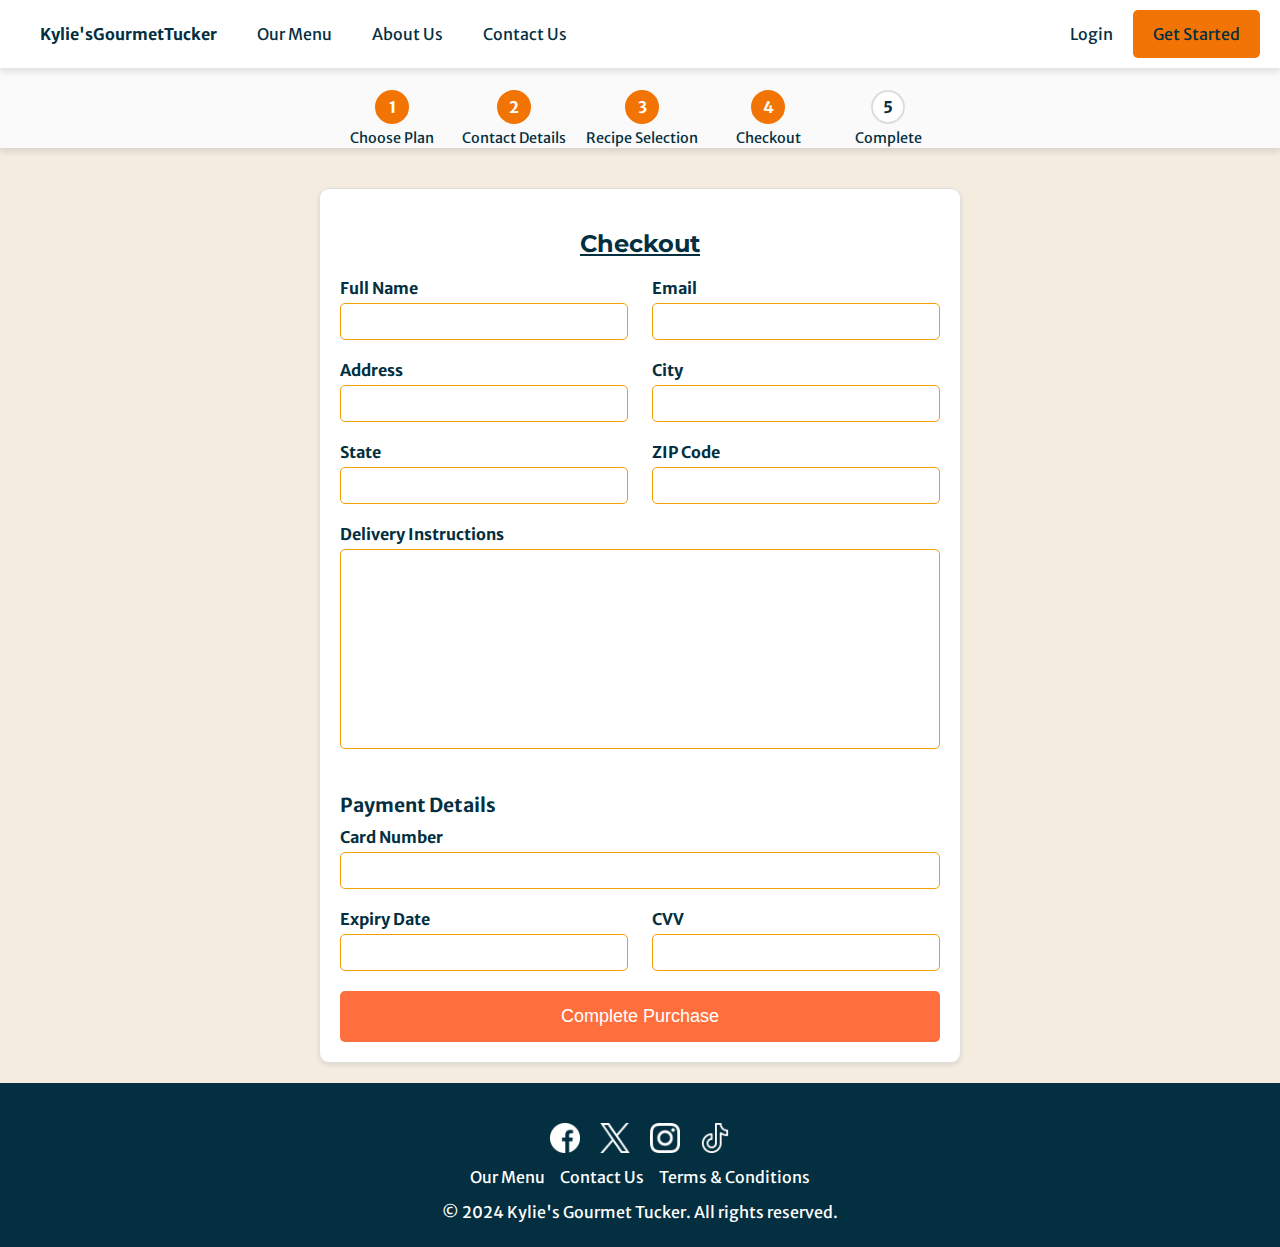
<file: checkout.html>
<!DOCTYPE html>
<html lang="en">
<head>
    <meta charset="UTF-8">
    <meta name="viewport" content="width=device-width, initial-scale=1.0">
    <title>Checkout | Kylie's Gourmet Tucker</title>
    <link rel="stylesheet" href="styles.css">
    <link href="https://fonts.googleapis.com/css2?family=Merriweather+Sans:wght@400;700&family=Montserrat:wght@400;700&display=swap" rel="stylesheet">
</head>
<body>
    <!-- Navigation Bar -->
    <nav>
        <div class="nav-left">
            <a href="index.html" class="brand">Kylie'sGourmetTucker</a>
            <a href="#menu">Our Menu</a>
            <a href="#about">About Us</a>
            <a href="#contact">Contact Us</a>
        </div>
        <div class="nav-right">
            <a href="#login">Login</a>
            <a href="plan-selection.html" class="get-started">Get Started</a>
        </div>
        <div class="hamburger-menu">
            <span></span>
            <span></span>
            <span></span>
        </div>
    </nav> 

    <!-- Progress Bar -->
    <div class="progress-bar-container">
        <div class="progress-bar-background"></div>
        <div class="progress-bar">
            <div class="step completed">
                <span class="step-number">1</span>
                <span class="step-title">Choose Plan</span>
            </div>
            <div class="step completed">
                <span class="step-number">2</span>
                <span class="step-title">Contact Details</span>
            </div>
            <div class="step completed">
                <span class="step-number">3</span>
                <span class="step-title">Recipe Selection</span>
            </div>
            <div class="step completed">
                <span class="step-number">4</span>
                <span class="step-title">Checkout</span>
            </div>
            <div class="step">
                <span class="step-number">5</span>
                <span class="step-title">Complete</span>
            </div>
        </div>
    </div>

    <!-- Checkout Form -->
    <div class="checkout-container">
        <h2 class="checkout-header">Checkout</h2>
        <form action="order-confirmation.html" method="get" class="checkout-form">
            <div class="form-group">
                <label for="fullName">Full Name</label>
                <input type="text" id="fullName" name="fullName" required>
            </div>
            <div class="form-group">
                <label for="email">Email</label>
                <input type="email" id="email" name="email" required>
            </div>
            <div class="form-group">
                <label for="address">Address</label>
                <input type="text" id="address" name="address" required>
            </div>
            <div class="form-group">
                <label for="city">City</label>
                <input type="text" id="city" name="city" required>
            </div>
            <div class="form-group">
                <label for="state">State</label>
                <input type="text" id="state" name="state" required>
            </div>
            <div class="form-group">
                <label for="zipCode">ZIP Code</label>
                <input type="text" id="zipCode" name="zipCode" required>
            </div>
            <div class="form-group full-width">
                <label for="deliveryInstructions">Delivery Instructions</label>
                <textarea id="deliveryInstructions" name="deliveryInstructions"></textarea>
            </div>
            <h3 class="payment-header">Payment Details</h3>
            <div class="form-group full-width">
                <label for="cardNumber">Card Number</label>
                <input type="text" id="cardNumber" name="cardNumber" required>
            </div>
            <div class="form-group">
                <label for="expiryDate">Expiry Date</label>
                <input type="text" id="expiryDate" name="expiryDate" required>
            </div>
            <div class="form-group">
                <label for="cvv">CVV</label>
                <input type="text" id="cvv" name="cvv" required>
            </div>
            <button type="submit" class="checkout-button">Complete Purchase</button>
        </form>
    </div>

    <!-- Footer -->
    <footer>
        <div class="footer-content">
            <div class="social-media">
                <a href="#"><img src="IMG/facebook.png" alt="Facebook"></a>
                <a href="#"><img src="IMG/twitter.png" alt="Twitter"></a>
                <a href="#"><img src="IMG/instagram.png" alt="Instagram"></a>
                <a href="#"><img src="IMG/tiktok.png" alt="TikTok"></a>
            </div>
            <div class="footer-links">
                <a href="#">Our Menu</a>
                <a href="#">Contact Us</a>
                <a href="#">Terms & Conditions</a>
            </div>
        </div>
        <p>&copy; 2024 Kylie's Gourmet Tucker. All rights reserved.</p>
    </footer>
</body>
</html>
</file>
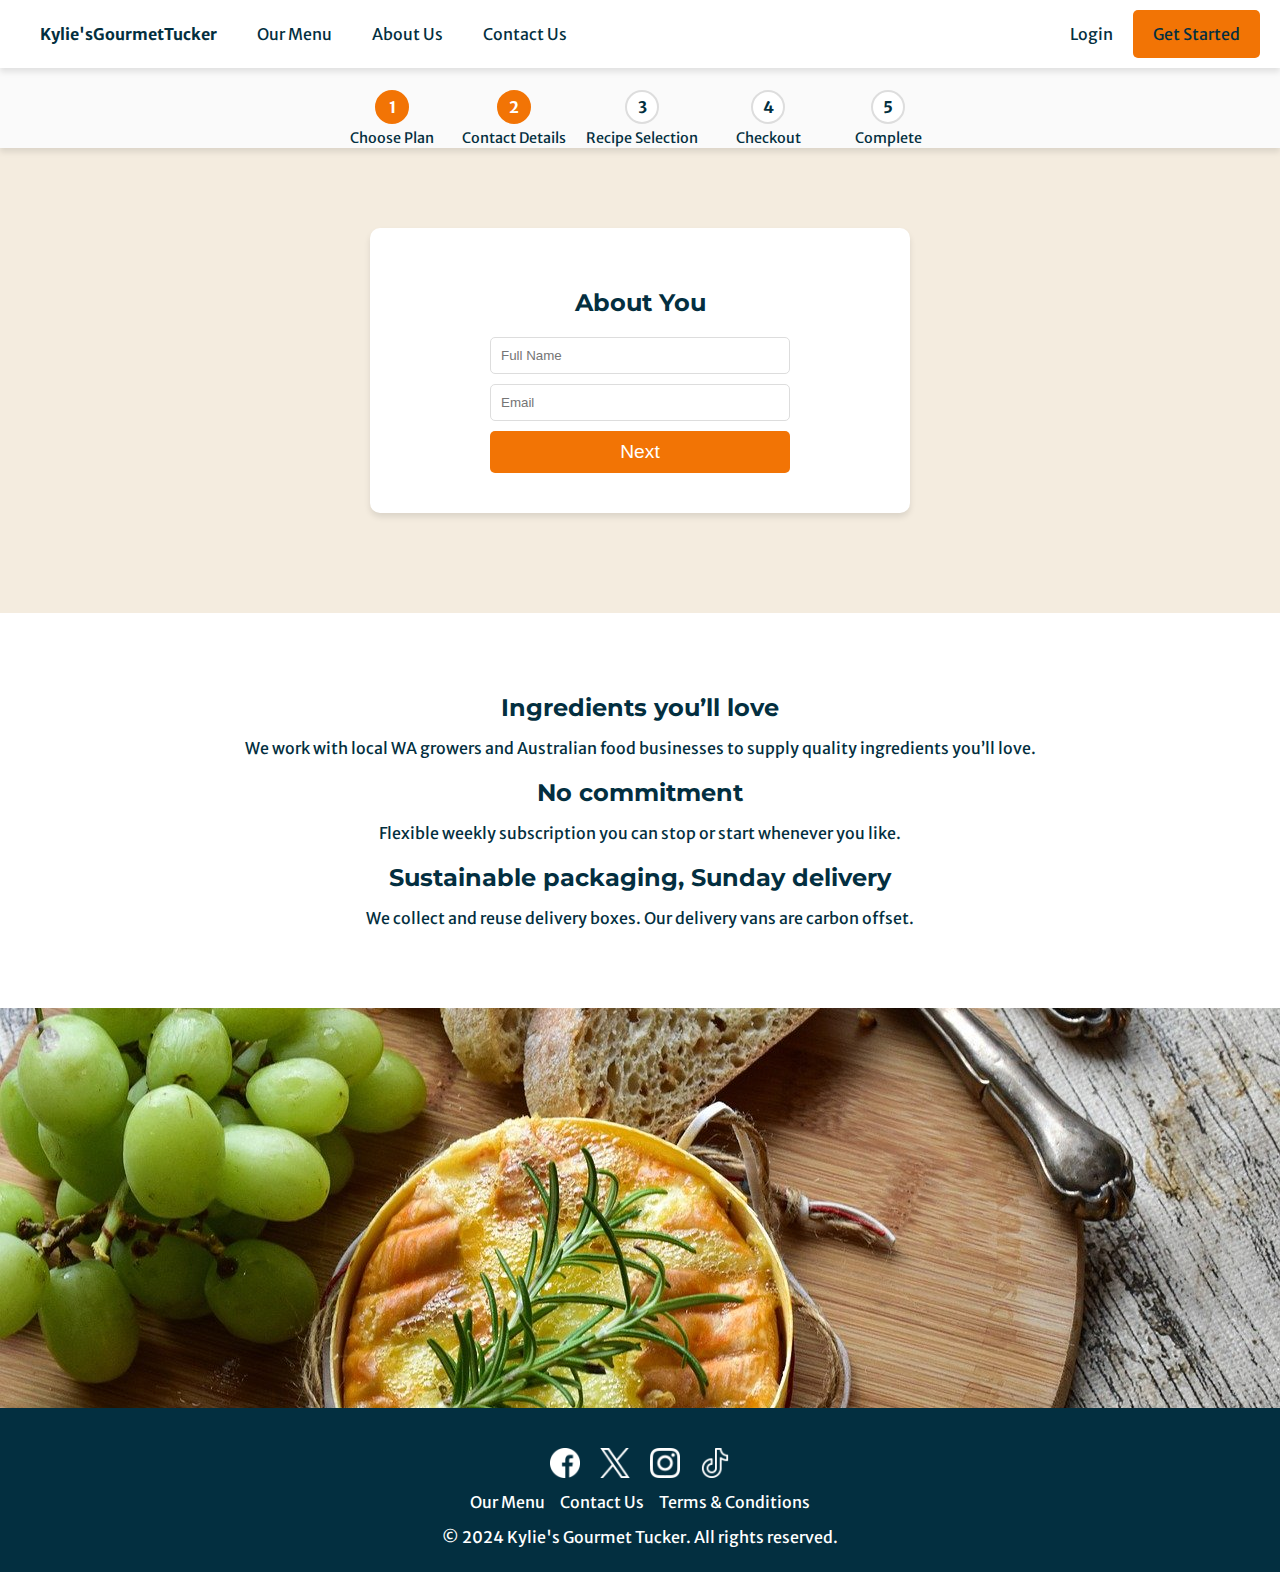
<file: contact-deets.html>
<!DOCTYPE html>
<html lang="en">
<head>
    <meta charset="UTF-8">
    <meta name="viewport" content="width=device-width, initial-scale=1.0">
    <title>Contact Details | Kylie's Gourmet Tucker</title>
    <link rel="stylesheet" href="styles.css">
    <link href="https://fonts.googleapis.com/css2?family=Merriweather+Sans:wght@400;700&family=Montserrat:wght@400;700&display=swap" rel="stylesheet">
</head>
<body>
    <!-- Navigation Bar -->
    <nav>
        <div class="nav-left">
            <a href="index.html" class="brand">Kylie'sGourmetTucker</a>
            <a href="#menu">Our Menu</a>
            <a href="#about">About Us</a>
            <a href="#contact">Contact Us</a>
        </div>
        <div class="nav-right">
            <a href="#login">Login</a>
            <a href="plan-selection.html" class="get-started">Get Started</a>
        </div>
        <div class="hamburger-menu">
            <span></span>
            <span></span>
            <span></span>
        </div>
    </nav> 
    
    <!-- Progress Bar -->
    <div class="progress-bar-container">
        <div class="progress-bar-background"></div>
        <div class="progress-bar">
            <div class="step completed">
                <span class="step-number">1</span>
                <span class="step-title">Choose Plan</span>
            </div>
            <div class="step completed">
                <span class="step-number">2</span>
                <span class="step-title">Contact Details</span>
            </div>
            <div class="step">
                <span class="step-number">3</span>
                <span class="step-title">Recipe Selection</span>
            </div>
            <div class="step">
                <span class="step-number">4</span>
                <span class="step-title">Checkout</span>
            </div>
            <div class="step">
                <span class="step-number">5</span>
                <span class="step-title">Complete</span>
            </div>
        </div>
    </div>

    <!-- Contact Details Form -->
    <section class="contact-details">
        <div class="contact-form">
            <h2>About You</h2>
            <form action="recipe-selection.html" method="get">
                <input type="text" name="full-name" placeholder="Full Name">
                <input type="email" name="email" placeholder="Email">
                <button type="submit">Next</button>
            </form>
        </div>
    </section>

    <!-- Why Choose Us Section -->
    <section class="selling-point">
        <div class="content">
            <h2>Ingredients you’ll love</h2>
            <p>We work with local WA growers and Australian food businesses to supply quality ingredients you’ll love.</p>
            <h2>No commitment</h2>
            <p>Flexible weekly subscription you can stop or start whenever you like.</p>
            <h2>Sustainable packaging, Sunday delivery</h2>
            <p>We collect and reuse delivery boxes. Our delivery vans are carbon offset.</p>
        </div>
    </section>

    <!-- banner Section -->
    <section class="lower-banner">
        <img src="IMG/Main3.jpg" alt="Delicious image of a quiche and surrounding food">
    </section>

    <!-- Footer -->
    <footer>
        <div class="footer-content">
            <div class="social-media">
                <a href="#"><img src="IMG/facebook.png" alt="Facebook"></a>
                <a href="#"><img src="IMG/twitter.png" alt="Twitter"></a>
                <a href="#"><img src="IMG/instagram.png" alt="Instagram"></a>
                <a href="#"><img src="IMG/tiktok.png" alt="TikTok"></a>
            </div>
            <div class="footer-links">
                <a href="#">Our Menu</a>
                <a href="#">Contact Us</a>
                <a href="#">Terms & Conditions</a>
            </div>
        </div>
        <p>&copy; 2024 Kylie's Gourmet Tucker. All rights reserved.</p>
    </footer>
</body>
</html>
</file>
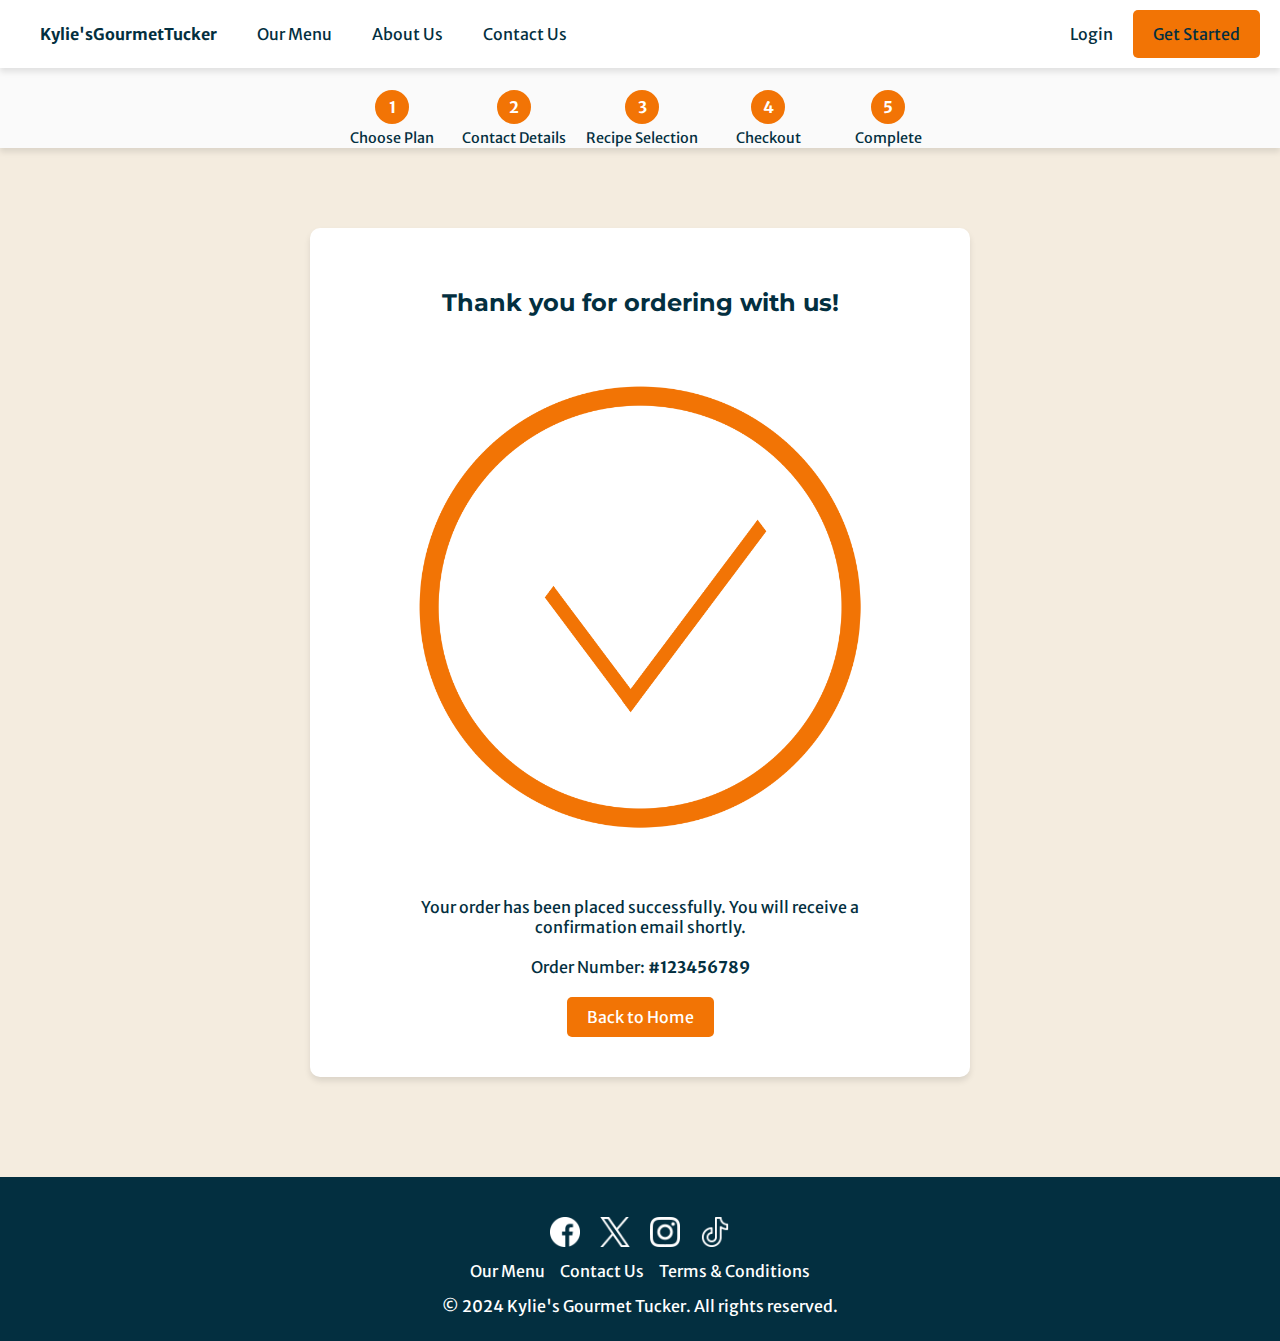
<file: order-confirmation.html>
<!DOCTYPE html>
<html lang="en">
<head>
    <meta charset="UTF-8">
    <meta name="viewport" content="width=device-width, initial-scale=1.0">
    <title>Order Confirmation | Kylie's Gourmet Tucker</title>
    <link rel="stylesheet" href="styles.css">
    <link href="https://fonts.googleapis.com/css2?family=Merriweather+Sans:wght@400;700&family=Montserrat:wght@400;700&display=swap" rel="stylesheet">
</head>
<body>
    <!-- Navigation Bar -->
    <nav>
        <div class="nav-left">
            <a href="index.html" class="brand">Kylie'sGourmetTucker</a>
            <a href="#menu">Our Menu</a>
            <a href="#about">About Us</a>
            <a href="#contact">Contact Us</a>
        </div>
        <div class="nav-right">
            <a href="#login">Login</a>
            <a href="plan-selection.html" class="get-started">Get Started</a>
        </div>
        <div class="hamburger-menu">
            <span></span>
            <span></span>
            <span></span>
        </div>
    </nav> 
    <!-- Progress Bar -->
    <div class="progress-bar-container">
        <div class="progress-bar-background"></div>
        <div class="progress-bar">
            <div class="step completed">
                <span class="step-number">1</span>
                <span class="step-title">Choose Plan</span>
            </div>
            <div class="step completed">
                <span class="step-number">2</span>
                <span class="step-title">Contact Details</span>
            </div>
            <div class="step completed">
                <span class="step-number">3</span>
                <span class="step-title">Recipe Selection</span>
            </div>
            <div class="step completed">
                <span class="step-number">4</span>
                <span class="step-title">Checkout</span>
            </div>
            <div class="step completed">
                <span class="step-number">5</span>
                <span class="step-title">Complete</span>
            </div>
        </div>
    </div>

    <!-- Order Confirmation Section -->
    <section class="order-confirmation">
        <div class="confirmation-message">
            <h2>Thank you for ordering with us!</h2>
            <img src="IMG/confirmation1.png" alt="Order Confirmation">
            <p>Your order has been placed successfully. You will receive a confirmation email shortly.</p>
            <p>Order Number: <strong>#123456789</strong></p>
            <a href="index.html" class="back-home">Back to Home</a>
        </div>
    </section>

    <!-- Footer -->
    <footer>
        <div class="footer-content">
            <div class="social-media">
                <a href="#"><img src="IMG/facebook.png" alt="Facebook"></a>
                <a href="#"><img src="IMG/twitter.png" alt="Twitter"></a>
                <a href="#"><img src="IMG/instagram.png" alt="Instagram"></a>
                <a href="#"><img src="IMG/tiktok.png" alt="TikTok"></a>
            </div>
            <div class="footer-links">
                <a href="#">Our Menu</a>
                <a href="#">Contact Us</a>
                <a href="#">Terms & Conditions</a>
            </div>
        </div>
        <p>&copy; 2024 Kylie's Gourmet Tucker. All rights reserved.</p>
    </footer>
</body>
</html>
</file>
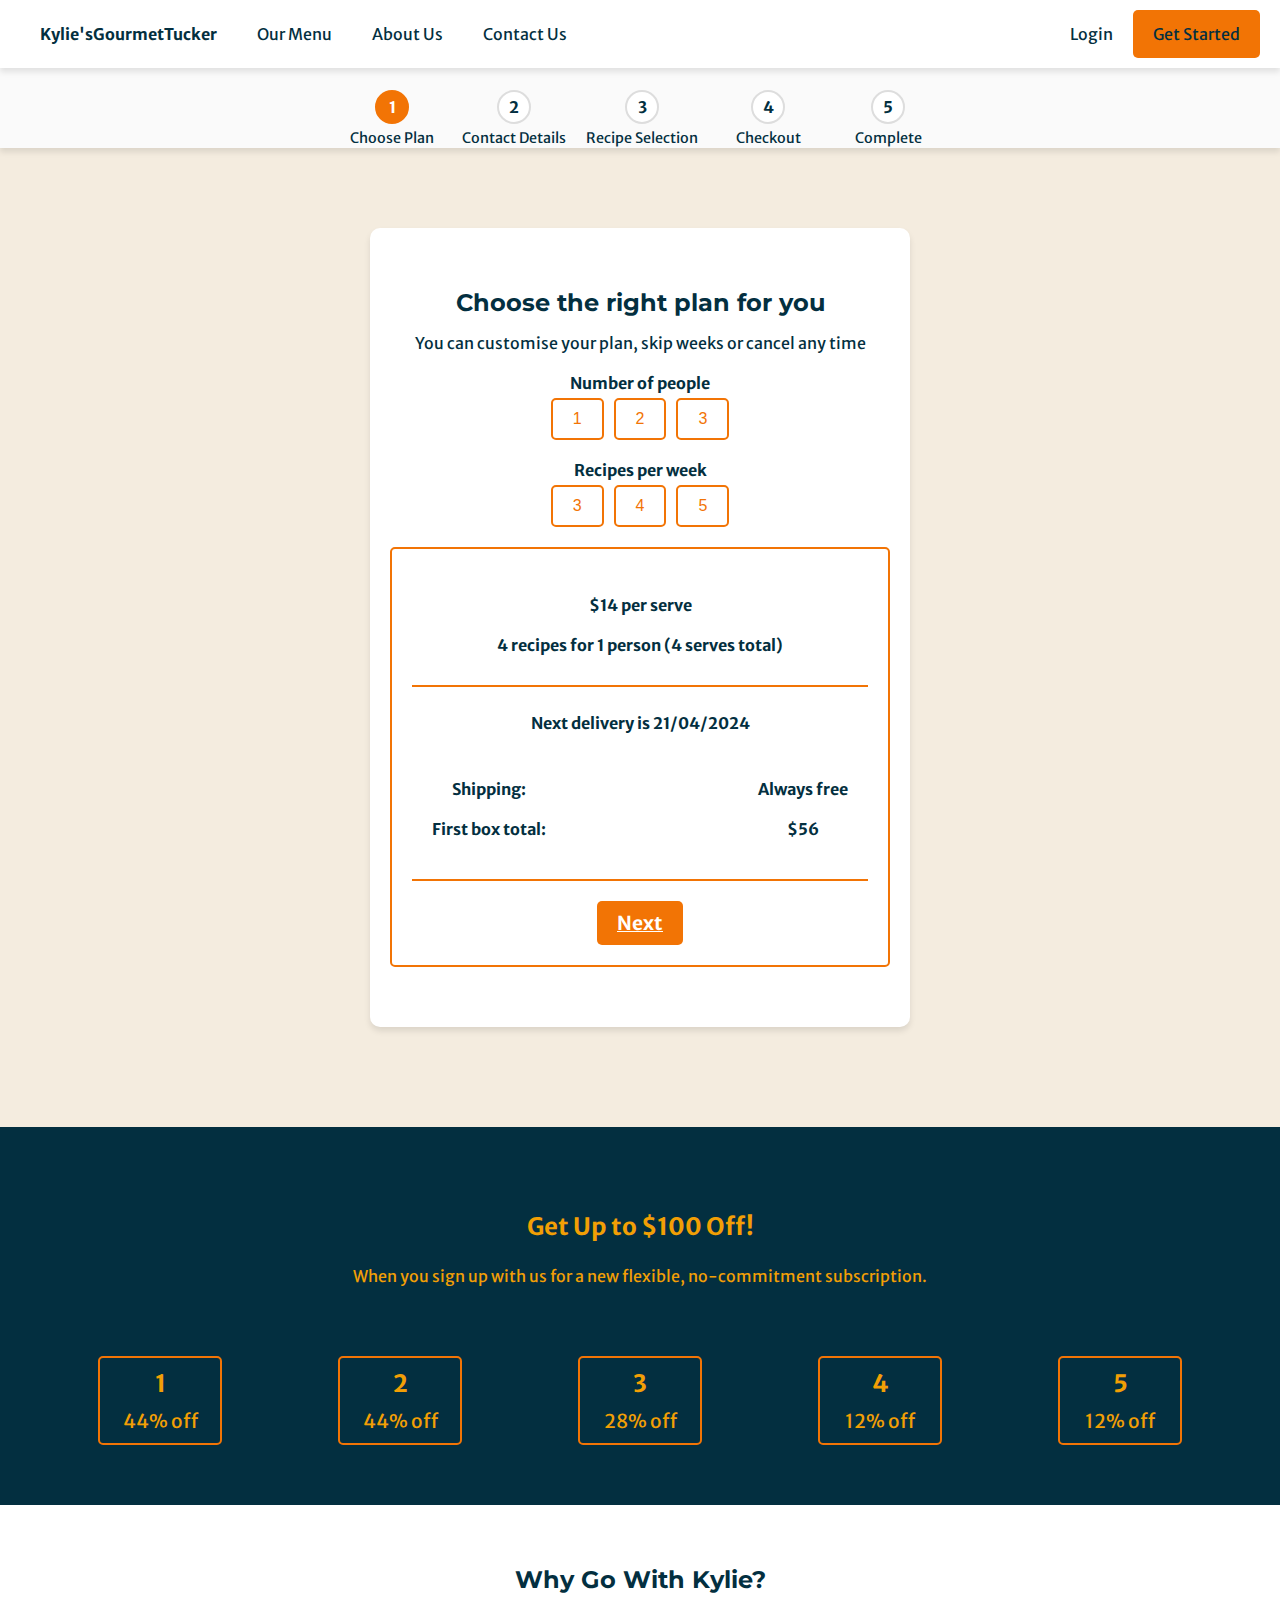
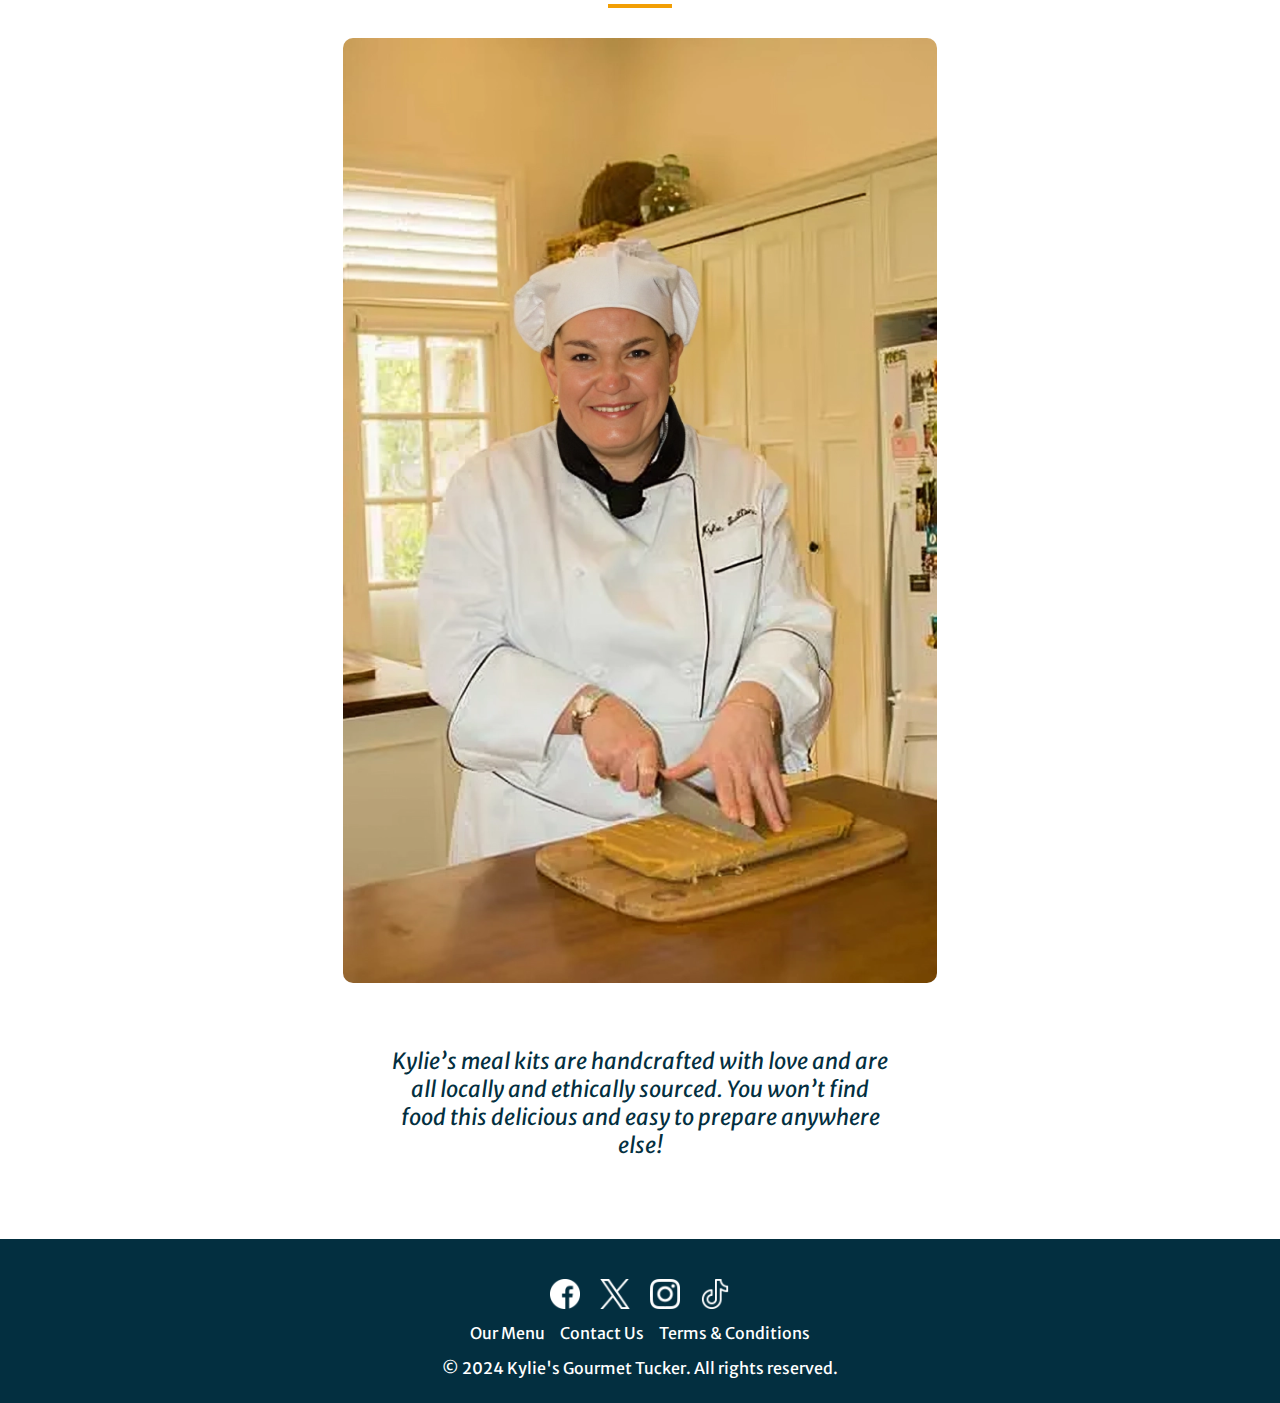
<file: plan-selection.html>
<!DOCTYPE html>
<html lang="en">
<head>
    <meta charset="UTF-8">
    <meta name="viewport" content="width=device-width, initial-scale=1.0">
    <title>Choose Plan | Kylie's Gourmet Tucker</title>
    <link rel="stylesheet" href="styles.css">
    <link href="https://fonts.googleapis.com/css2?family=Merriweather+Sans:wght@400;700&family=Montserrat:wght@400;700&display=swap" rel="stylesheet">
</head>
<body>
    <!-- Navigation Bar -->
    <nav>
        <div class="nav-left">
            <a href="index.html" class="brand">Kylie'sGourmetTucker</a>
            <a href="#menu">Our Menu</a>
            <a href="#about">About Us</a>
            <a href="#contact">Contact Us</a>
        </div>
        <div class="nav-right">
            <a href="#login">Login</a>
            <a href="plan-selection.html" class="get-started">Get Started</a>
        </div>
        <div class="hamburger-menu">
            <span></span>
            <span></span>
            <span></span>
        </div>
    </nav> 

    <!-- Progress Bar -->
    <div class="progress-bar-container">
        <div class="progress-bar-background"></div>
        <div class="progress-bar">
            <div class="step completed">
                <span class="step-number">1</span>
                <span class="step-title">Choose Plan</span>
            </div>
            <div class="step">
                <span class="step-number">2</span>
                <span class="step-title">Contact Details</span>
            </div>
            <div class="step">
                <span class="step-number">3</span>
                <span class="step-title">Recipe Selection</span>
            </div>
            <div class="step">
                <span class="step-number">4</span>
                <span class="step-title">Checkout</span>
            </div>
            <div class="step">
                <span class="step-number">5</span>
                <span class="step-title">Complete</span>
            </div>
        </div>
    </div>

    <!-- Choose Plan Section -->
    <section class="choose-plan">
        <div class="plan-selection">
            <h2>Choose the right plan for you</h2>
            <p>You can customise your plan, skip weeks or cancel any time</p>
            <div class="plan-options">
                <label>Number of people</label>
                <div class="plan-buttons">
                    <button>1</button>
                    <button>2</button>
                    <button>3</button>
                </div>
                <label>Recipes per week</label>
                <div class="plan-buttons">
                    <button>3</button>
                    <button>4</button>
                    <button>5</button>
                </div>
            </div>
            <div class="plan-summary">
                <div class="price-info">
                    <p>$14 per serve</p>
                    <p>4 recipes for 1 person (4 serves total)</p>
                </div>
                <div class="delivery-info">
                    <p>Next delivery is 21/04/2024</p>
                    <div class="shipping-info">
                        <div>
                            <p>Shipping:</p>
                            <p>First box total:</p>
                        </div>
                        <div>
                            <p>Always free</p>
                            <p>$56</p>
                        </div>
                    </div>
                </div>
                <a href="contact-deets.html" class="next-button">Next</a>
            </div>
        </div>
    </section>

    <!-- Special Offer Section -->
    <section class="special-offer">
        <p>Get Up to $100 Off!</p>
        <p>When you sign up with us for a new flexible, no-commitment subscription.</p>
        <div class="offer-details">
            <div class="offer-box">
                <div class="offer-number">1</div>
                <div class="offer-discount">44% off</div>
            </div>
            <div class="offer-box">
                <div class="offer-number">2</div>
                <div class="offer-discount">44% off</div>
            </div>
            <div class="offer-box">
                <div class="offer-number">3</div>
                <div class="offer-discount">28% off</div>
            </div>
            <div class="offer-box">
                <div class="offer-number">4</div>
                <div class="offer-discount">12% off</div>
            </div>
            <div class="offer-box">
                <div class="offer-number">5</div>
                <div class="offer-discount">12% off</div>
            </div>
        </div>
    </section>

    <!-- Why Go With Kylie Section -->
    <section class="why-go-with-kylie">
        <h2>Why Go With Kylie?</h2>
        <hr>
        <img src="IMG/Kylie2.png" alt="Chef Kylie">
        <p>Kylie’s meal kits are handcrafted with love and are all locally and ethically sourced. You won’t find food this delicious and easy to prepare anywhere else!</p>
    </section>

    <!-- Footer -->
    <footer>
        <div class="footer-content">
            <div class="social-media">
                <a href="#"><img src="IMG/facebook.png" alt="Facebook"></a>
                <a href="#"><img src="IMG/twitter.png" alt="Twitter"></a>
                <a href="#"><img src="IMG/instagram.png" alt="Instagram"></a>
                <a href="#"><img src="IMG/tiktok.png" alt="TikTok"></a>
            </div>
            <div class="footer-links">
                <a href="#">Our Menu</a>
                <a href="#">Contact Us</a>
                <a href="#">Terms & Conditions</a>
            </div>
        </div>
        <p>&copy; 2024 Kylie's Gourmet Tucker. All rights reserved.</p>
    </footer>
</body>
</html>
</file>
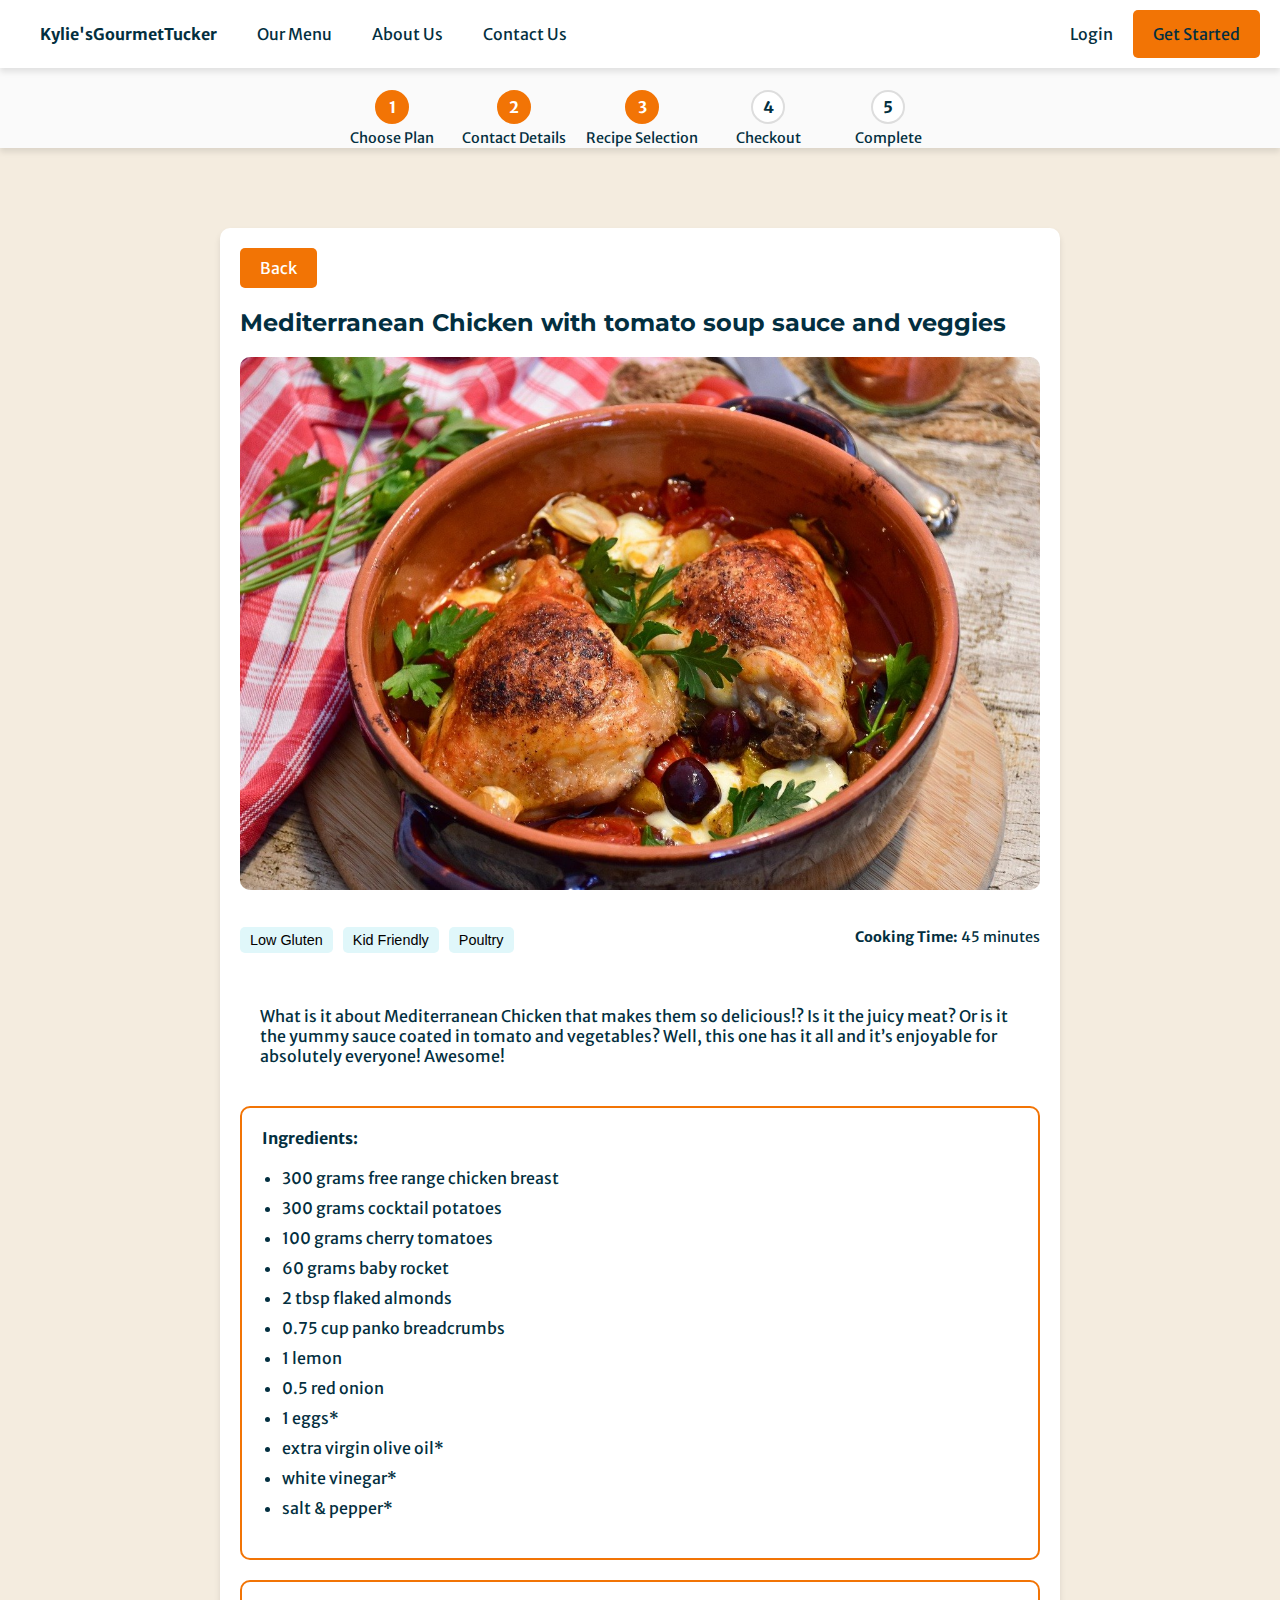
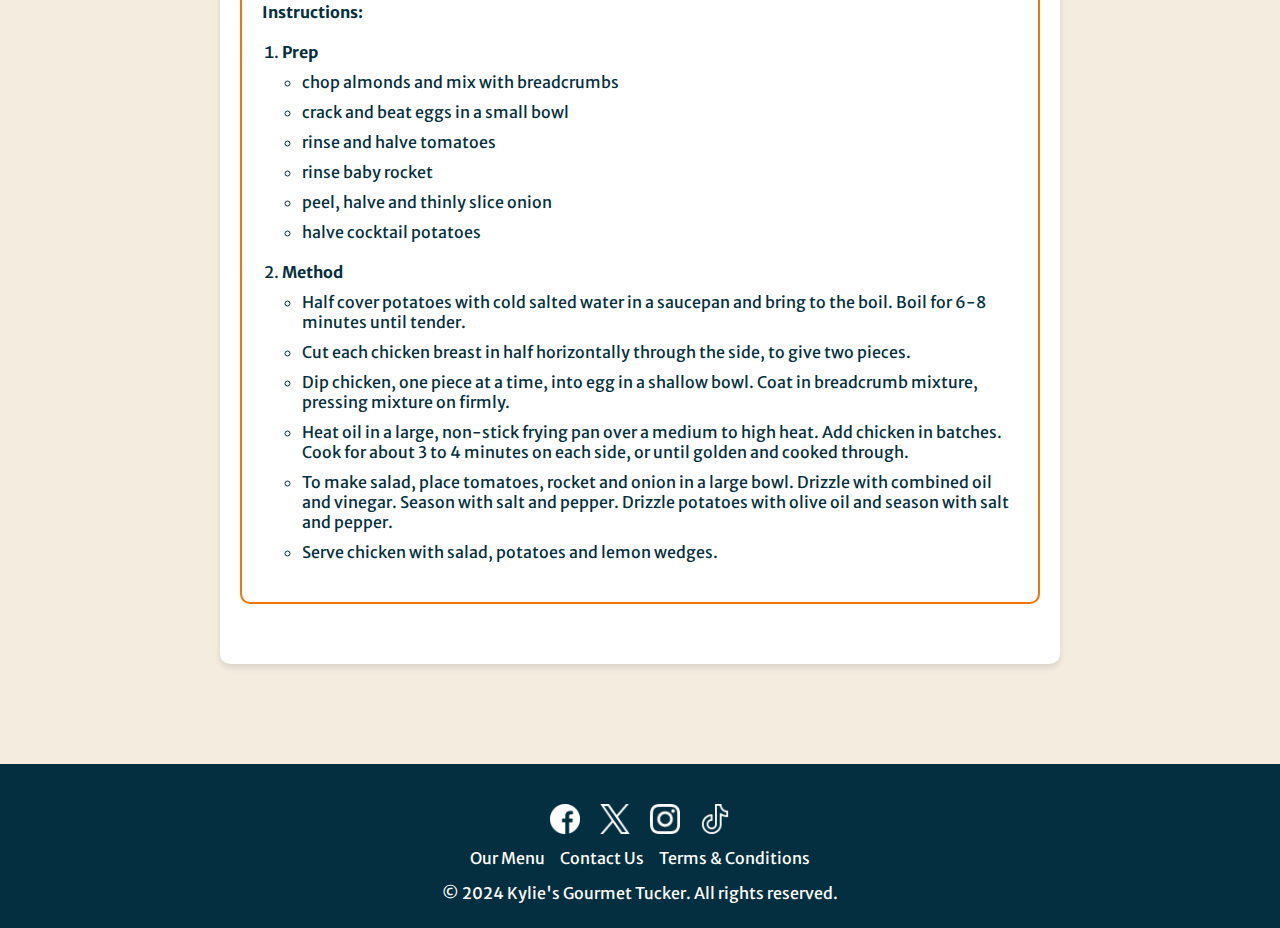
<file: recipe-deets.html>
<!DOCTYPE html>
<html lang="en">
<head>
    <meta charset="UTF-8">
    <meta name="viewport" content="width=device-width, initial-scale=1.0">
    <title>Mediterranean Chicken Details | Kylie's Gourmet Tucker</title>
    <link rel="stylesheet" href="styles.css">
    <link href="https://fonts.googleapis.com/css2?family=Merriweather+Sans:wght@400;700&family=Montserrat:wght@400;700&display=swap" rel="stylesheet">
</head>
<body>
    <!-- Navigation Bar -->
    <nav>
        <div class="nav-left">
            <a href="index.html" class="brand">Kylie'sGourmetTucker</a>
            <a href="#menu">Our Menu</a>
            <a href="#about">About Us</a>
            <a href="#contact">Contact Us</a>
        </div>
        <div class="nav-right">
            <a href="#login">Login</a>
            <a href="plan-selection.html" class="get-started">Get Started</a>
        </div>
        <div class="hamburger-menu">
            <span></span>
            <span></span>
            <span></span>
        </div>
    </nav> 

    <!-- Progress Bar -->
    <div class="progress-bar-container">
        <div class="progress-bar-background"></div>
        <div class="progress-bar">
            <div class="step completed">
                <span class="step-number">1</span>
                <span class="step-title">Choose Plan</span>
            </div>
            <div class="step completed">
                <span class="step-number">2</span>
                <span class="step-title">Contact Details</span>
            </div>
            <div class="step completed">
                <span class="step-number">3</span>
                <span class="step-title">Recipe Selection</span>
            </div>
            <div class="step">
                <span class="step-number">4</span>
                <span class="step-title">Checkout</span>
            </div>
            <div class="step">
                <span class="step-number">5</span>
                <span class="step-title">Complete</span>
            </div>
        </div>
    </div>

    <!-- Recipe Details Section -->
    <section class="recipe-details-container">
        <div class="recipe-details-content">
            <a href="recipe-selection.html" class="back-to-recipes">Back</a>
            <h2>Mediterranean Chicken with tomato soup sauce and veggies</h2>
            <img src="IMG/recipe1.jpg" alt="Mediterranean Chicken" class="recipe-image">
            <div class="details-header">
                <div class="dtags">
                    <button class="dtag">Low Gluten</button>
                    <button class="dtag">Kid Friendly</button>
                    <button class="dtag">Poultry</button>
                </div>
                <p class="cooking-time"><strong>Cooking Time:</strong> 45 minutes</p>
            </div>
            <p class="description">What is it about Mediterranean Chicken that makes them so delicious!? Is it the juicy meat? Or is it the yummy sauce coated in tomato and vegetables? Well, this one has it all and it’s enjoyable for absolutely everyone! Awesome!</p>
            <div class="recipe-box">
                <p><strong>Ingredients:</strong></p>
                <ul>
                    <li>300 grams free range chicken breast</li>
                    <li>300 grams cocktail potatoes</li>
                    <li>100 grams cherry tomatoes</li>
                    <li>60 grams baby rocket</li>
                    <li>2 tbsp flaked almonds</li>
                    <li>0.75 cup panko breadcrumbs</li>
                    <li>1 lemon</li>
                    <li>0.5 red onion</li>
                    <li>1 eggs*</li>
                    <li>extra virgin olive oil*</li>
                    <li>white vinegar*</li>
                    <li>salt & pepper*</li>
                </ul>
            </div>
            <div class="recipe-box">
                <p><strong>Instructions:</strong></p>
                <ol>
                    <li><strong>Prep</strong></li>
                    <ul>
                        <li>chop almonds and mix with breadcrumbs</li>
                        <li>crack and beat eggs in a small bowl</li>
                        <li>rinse and halve tomatoes</li>
                        <li>rinse baby rocket</li>
                        <li>peel, halve and thinly slice onion</li>
                        <li>halve cocktail potatoes</li>
                    </ul>
                    <li><strong>Method</strong></li>
                    <ul>
                        <li>Half cover potatoes with cold salted water in a saucepan and bring to the boil. Boil for 6-8 minutes until tender.</li>
                        <li>Cut each chicken breast in half horizontally through the side, to give two pieces.</li>
                        <li>Dip chicken, one piece at a time, into egg in a shallow bowl. Coat in breadcrumb mixture, pressing mixture on firmly.</li>
                        <li>Heat oil in a large, non-stick frying pan over a medium to high heat. Add chicken in batches. Cook for about 3 to 4 minutes on each side, or until golden and cooked through.</li>
                        <li>To make salad, place tomatoes, rocket and onion in a large bowl. Drizzle with combined oil and vinegar. Season with salt and pepper. Drizzle potatoes with olive oil and season with salt and pepper.</li>
                        <li>Serve chicken with salad, potatoes and lemon wedges.</li>
                    </ul>
                </ol>
            </div>
        </div>
    </section>

    <!-- Footer -->
    <footer>
        <div class="footer-content">
            <div class="social-media">
                <a href="#"><img src="IMG/facebook.png" alt="Facebook"></a>
                <a href="#"><img src="IMG/twitter.png" alt="Twitter"></a>
                <a href="#"><img src="IMG/instagram.png" alt="Instagram"></a>
                <a href="#"><img src="IMG/tiktok.png" alt="TikTok"></a>
            </div>
            <div class="footer-links">
                <a href="#">Our Menu</a>
                <a href="#">Contact Us</a>
                <a href="#">Terms & Conditions</a>
            </div>
        </div>
        <p>&copy; 2024 Kylie's Gourmet Tucker. All rights reserved.</p>
    </footer>
</body>
</html>
</file>
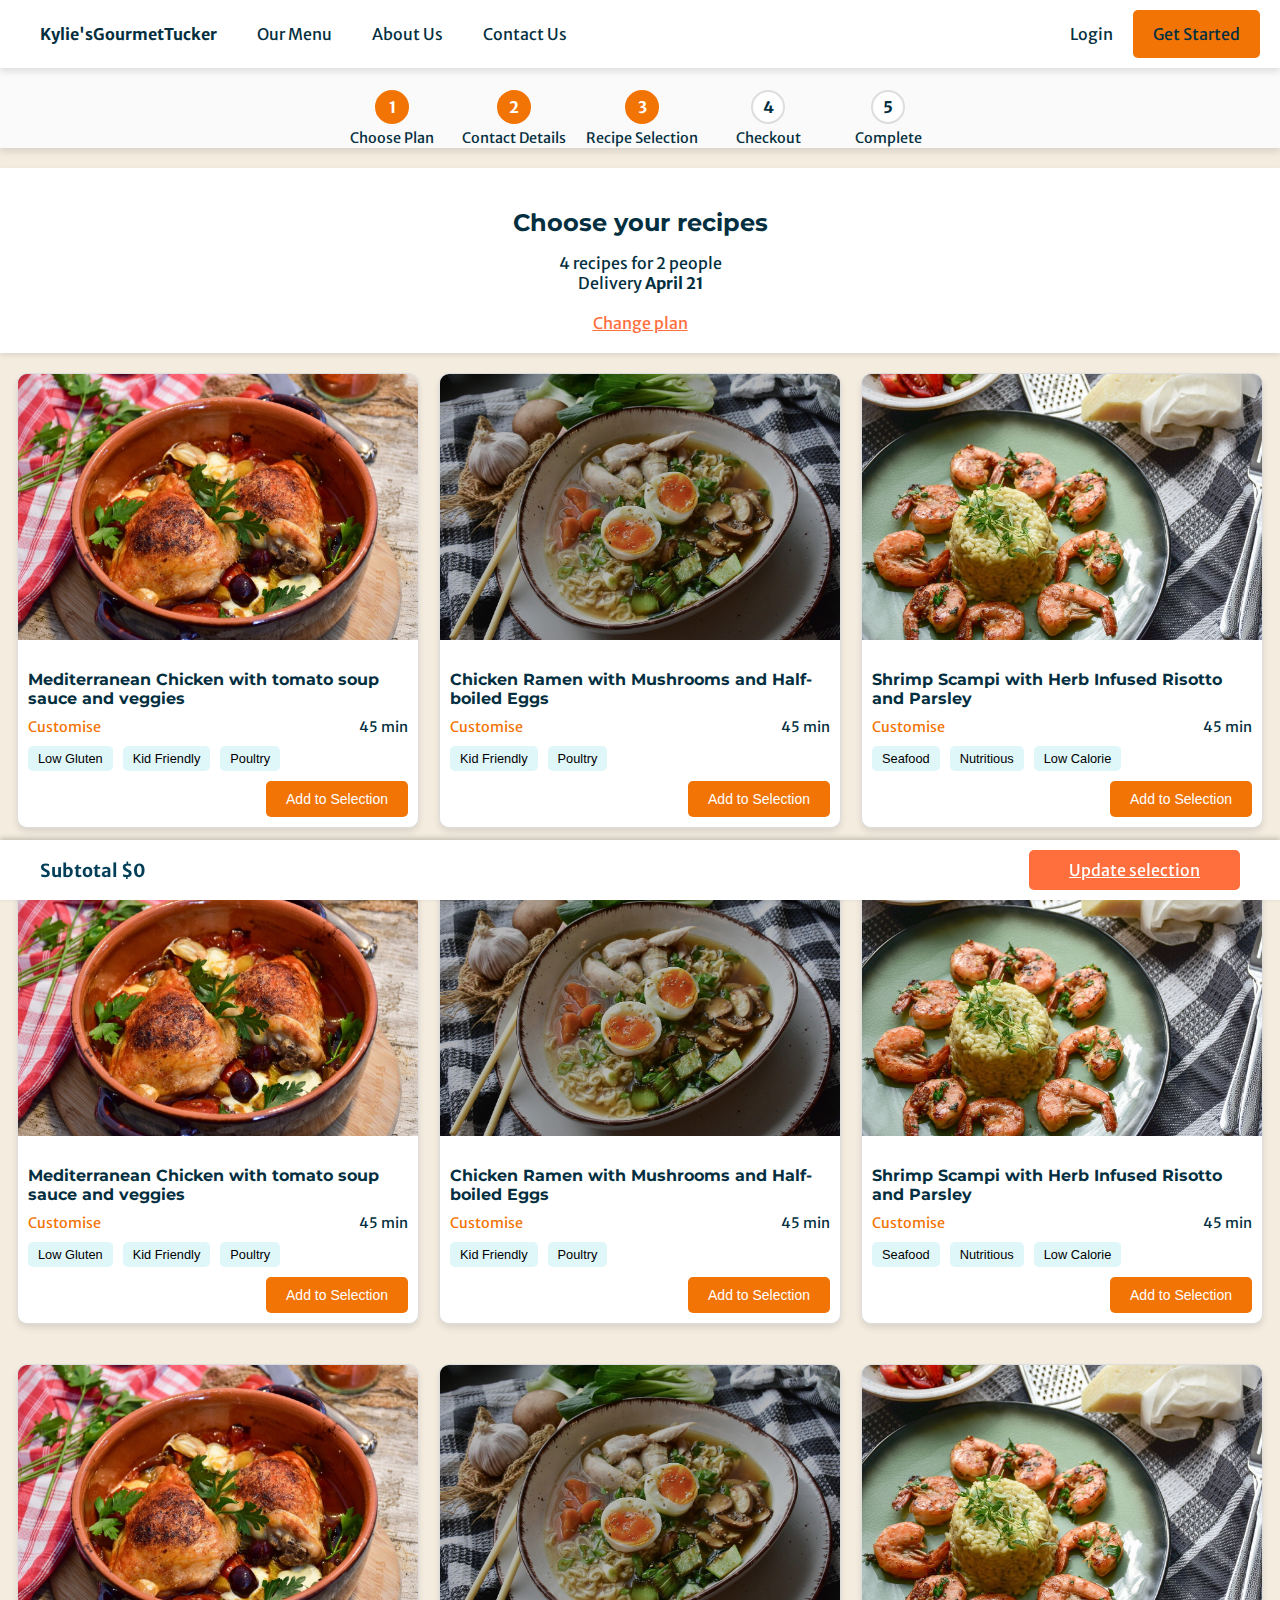
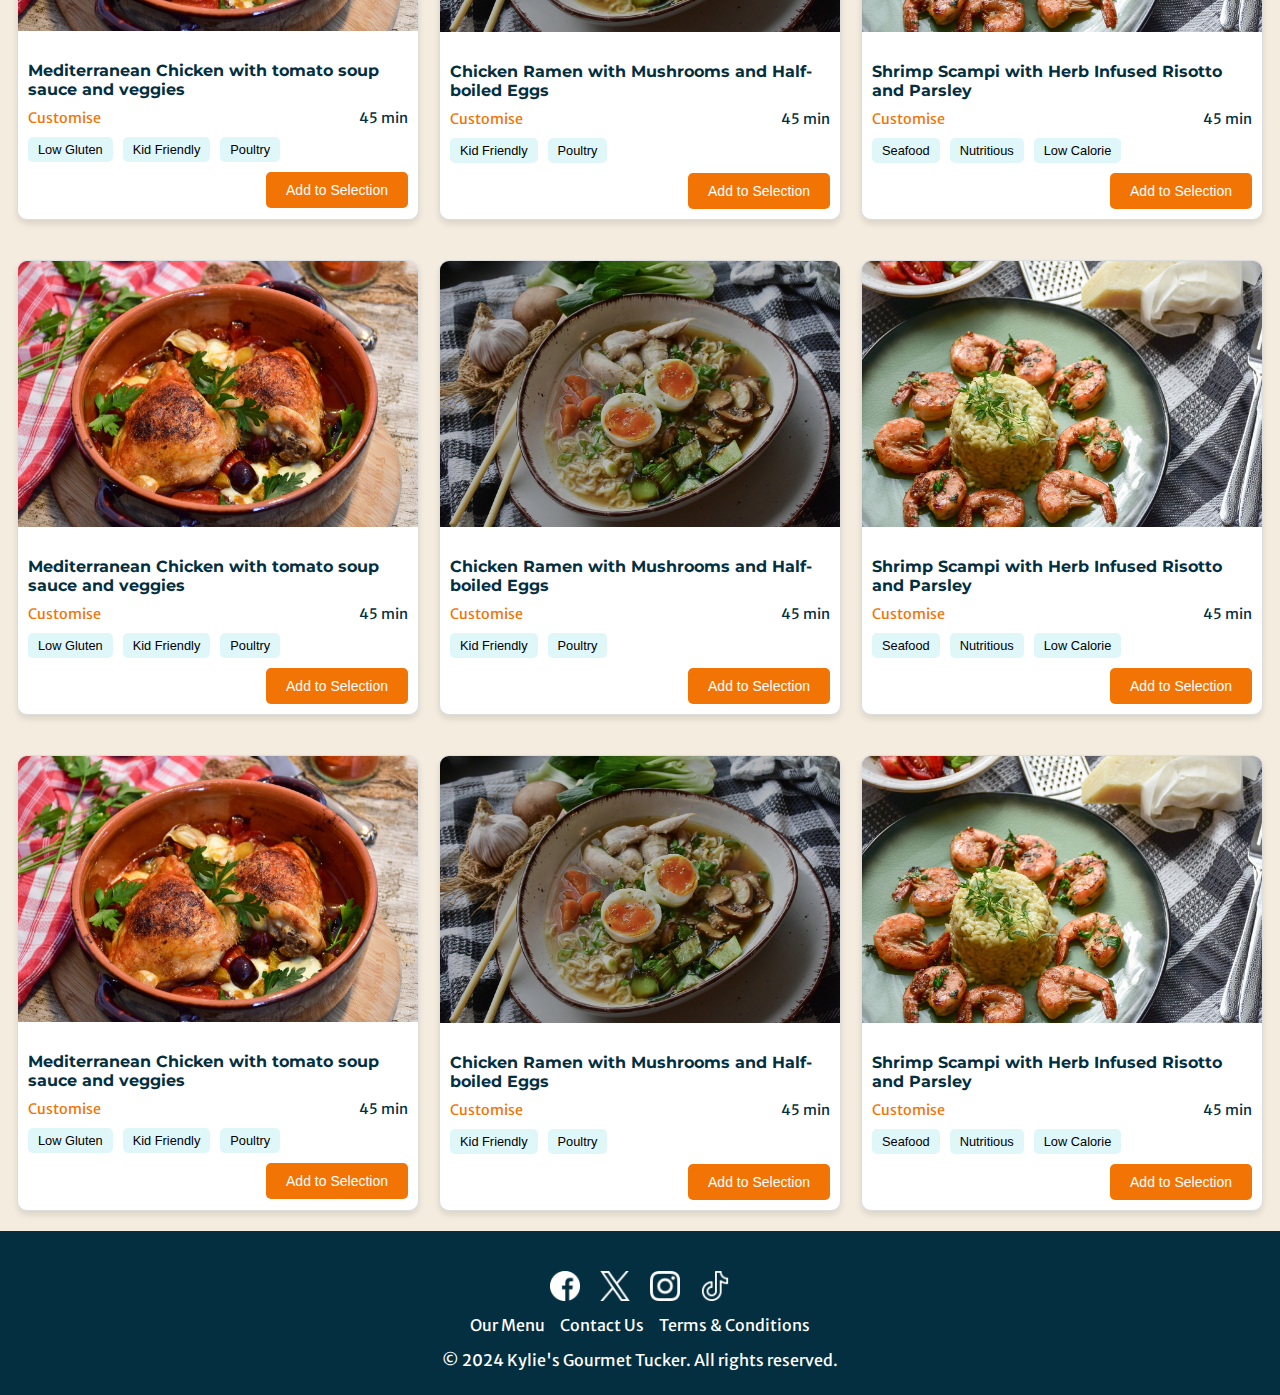
<file: recipe-selection.html>
<!DOCTYPE html>
<html lang="en">
<head>
    <meta charset="UTF-8">
    <meta name="viewport" content="width=device-width, initial-scale=1.0">
    <title>Recipe Selection | Kylie's Gourmet Tucker</title>
    <link rel="stylesheet" href="styles.css">
    <link href="https://fonts.googleapis.com/css2?family=Merriweather+Sans:wght@400;700&family=Montserrat:wght@400;700&display=swap" rel="stylesheet">
</head>
<body>
    <!-- Navigation Bar -->
    <nav>
        <div class="nav-left">
            <a href="index.html" class="brand">Kylie'sGourmetTucker</a>
            <a href="#menu">Our Menu</a>
            <a href="#about">About Us</a>
            <a href="#contact">Contact Us</a>
        </div>
        <div class="nav-right">
            <a href="#login">Login</a>
            <a href="plan-selection.html" class="get-started">Get Started</a>
        </div>
        <div class="hamburger-menu">
            <span></span>
            <span></span>
            <span></span>
        </div>
    </nav> 

    <!-- Progress Bar -->
    <div class="progress-bar-container">
        <div class="progress-bar-background"></div>
        <div class="progress-bar">
            <div class="step completed">
                <span class="step-number">1</span>
                <span class="step-title">Choose Plan</span>
            </div>
            <div class="step completed">
                <span class="step-number">2</span>
                <span class="step-title">Contact Details</span>
            </div>
            <div class="step completed">
                <span class="step-number">3</span>
                <span class="step-title">Recipe Selection</span>
            </div>
            <div class="step">
                <span class="step-number">4</span>
                <span class="step-title">Checkout</span>
            </div>
            <div class="step">
                <span class="step-number">5</span>
                <span class="step-title">Complete</span>
            </div>
        </div>
    </div>

    <!-- Recipe Banner section -->
    <section class="recipe-banner-container">
        <div class="recipe-banner">
            <h2>Choose your recipes</h2>
            <p>4 recipes for 2 people<br>Delivery <strong>April 21</strong></p>
            <a href="plan-selection.html" class="change-plan">Change plan</a>
        </div>
    </section>

    <!-- Recipes Section -->
    <section class="recipes">
        <!-- Recipe 1 -->
        <div class="recipe-card">
            <img src="IMG/recipe1.jpg" alt="Mediterranean Chicken">
            <div class="recipe-info">
                <h3>Mediterranean Chicken with tomato soup sauce and veggies</h3>
                <div class="recipe-details">
                    <a href="recipe-deets.html" class="customise">Customise</a>
                    <span class="time">45 min</span>
                </div>
                <div class="tags">
                    <button class="tag">Low Gluten</button>
                    <button class="tag">Kid Friendly</button>
                    <button class="tag">Poultry</button>
                </div>
                <button class="add-to-selection">Add to Selection</button>
            </div>
        </div>
        <!-- Recipe 2 -->
        <div class="recipe-card">
            <img src="IMG/recipe2.jpg" alt="Chicken Ramen with Mushrooms and Half-boiled Eggs">
            <div class="recipe-info">
                <h3>Chicken Ramen with Mushrooms and Half-boiled Eggs</h3>
                <div class="recipe-details">
                    <a href="#" class="customise">Customise</a>
                    <span class="time">45 min</span>
                </div>
                <div class="tags">
                    <button class="tag">Kid Friendly</button>
                    <button class="tag">Poultry</button>
                </div>
                <button class="add-to-selection">Add to Selection</button>
            </div>
        </div>
        <!-- Recipe 3 -->
        <div class="recipe-card">
            <img src="IMG/recipe3.jpg" alt="Shrimp Scampi with Herb Infused Risotto and Parsley">
            <div class="recipe-info">
                <h3>Shrimp Scampi with Herb Infused Risotto and Parsley</h3>
                <div class="recipe-details">
                    <a href="#" class="customise">Customise</a>
                    <span class="time">45 min</span>
                </div>
                <div class="tags">
                    <button class="tag">Seafood</button>
                    <button class="tag">Nutritious</button>
                    <button class="tag">Low Calorie</button>
                </div>
                <button class="add-to-selection">Add to Selection</button>
            </div>
        </div>
        <!-- Repeat Recipe Cards -->
        <div class="recipe-card">
            <img src="IMG/recipe1.jpg" alt="Mediterranean Chicken">
            <div class="recipe-info">
                <h3>Mediterranean Chicken with tomato soup sauce and veggies</h3>
                <div class="recipe-details">
                    <a href="#" class="customise">Customise</a>
                    <span class="time">45 min</span>
                </div>
                <div class="tags">
                    <button class="tag">Low Gluten</button>
                    <button class="tag">Kid Friendly</button>
                    <button class="tag">Poultry</button>
                </div>
                <button class="add-to-selection">Add to Selection</button>
            </div>
        </div>

        <div class="recipe-card">
            <img src="IMG/recipe2.jpg" alt="Chicken Ramen with Mushrooms and Half-boiled Eggs">
            <div class="recipe-info">
                <h3>Chicken Ramen with Mushrooms and Half-boiled Eggs</h3>
                <div class="recipe-details">
                    <a href="#" class="customise">Customise</a>
                    <span class="time">45 min</span>
                </div>
                <div class="tags">
                    <button class="tag">Kid Friendly</button>
                    <button class="tag">Poultry</button>
                </div>
                <button class="add-to-selection">Add to Selection</button>
            </div>
        </div>

        <div class="recipe-card">
            <img src="IMG/recipe3.jpg" alt="Shrimp Scampi with Herb Infused Risotto and Parsley">
            <div class="recipe-info">
                <h3>Shrimp Scampi with Herb Infused Risotto and Parsley</h3>
                <div class="recipe-details">
                    <a href="#" class="customise">Customise</a>
                    <span class="time">45 min</span>
                </div>
                <div class="tags">
                    <button class="tag">Seafood</button>
                    <button class="tag">Nutritious</button>
                    <button class="tag">Low Calorie</button>
                </div>
                <button class="add-to-selection">Add to Selection</button>
            </div>
        </div>

        <div class="recipe-card">
            <img src="IMG/recipe1.jpg" alt="Mediterranean Chicken">
            <div class="recipe-info">
                <h3>Mediterranean Chicken with tomato soup sauce and veggies</h3>
                <div class="recipe-details">
                    <a href="#" class="customise">Customise</a>
                    <span class="time">45 min</span>
                </div>
                <div class="tags">
                    <button class="tag">Low Gluten</button>
                    <button class="tag">Kid Friendly</button>
                    <button class="tag">Poultry</button>
                </div>
                <button class="add-to-selection">Add to Selection</button>
            </div>
        </div>

        <div class="recipe-card">
            <img src="IMG/recipe2.jpg" alt="Chicken Ramen with Mushrooms and Half-boiled Eggs">
            <div class="recipe-info">
                <h3>Chicken Ramen with Mushrooms and Half-boiled Eggs</h3>
                <div class="recipe-details">
                    <a href="#" class="customise">Customise</a>
                    <span class="time">45 min</span>
                </div>
                <div class="tags">
                    <button class="tag">Kid Friendly</button>
                    <button class="tag">Poultry</button>
                </div>
                <button class="add-to-selection">Add to Selection</button>
            </div>
        </div>

        <div class="recipe-card">
            <img src="IMG/recipe3.jpg" alt="Shrimp Scampi with Herb Infused Risotto and Parsley">
            <div class="recipe-info">
                <h3>Shrimp Scampi with Herb Infused Risotto and Parsley</h3>
                <div class="recipe-details">
                    <a href="#" class="customise">Customise</a>
                    <span class="time">45 min</span>
                </div>
                <div class="tags">
                    <button class="tag">Seafood</button>
                    <button class="tag">Nutritious</button>
                    <button class="tag">Low Calorie</button>
                </div>
                <button class="add-to-selection">Add to Selection</button>
            </div>
        </div>

        <div class="recipe-card">
            <img src="IMG/recipe1.jpg" alt="Mediterranean Chicken">
            <div class="recipe-info">
                <h3>Mediterranean Chicken with tomato soup sauce and veggies</h3>
                <div class="recipe-details">
                    <a href="#" class="customise">Customise</a>
                    <span class="time">45 min</span>
                </div>
                <div class="tags">
                    <button class="tag">Low Gluten</button>
                    <button class="tag">Kid Friendly</button>
                    <button class="tag">Poultry</button>
                </div>
                <button class="add-to-selection">Add to Selection</button>
            </div>
        </div>

        <div class="recipe-card">
            <img src="IMG/recipe2.jpg" alt="Chicken Ramen with Mushrooms and Half-boiled Eggs">
            <div class="recipe-info">
                <h3>Chicken Ramen with Mushrooms and Half-boiled Eggs</h3>
                <div class="recipe-details">
                    <a href="#" class="customise">Customise</a>
                    <span class="time">45 min</span>
                </div>
                <div class="tags">
                    <button class="tag">Kid Friendly</button>
                    <button class="tag">Poultry</button>
                </div>
                <button class="add-to-selection">Add to Selection</button>
            </div>
        </div>

        <div class="recipe-card">
            <img src="IMG/recipe3.jpg" alt="Shrimp Scampi with Herb Infused Risotto and Parsley">
            <div class="recipe-info">
                <h3>Shrimp Scampi with Herb Infused Risotto and Parsley</h3>
                <div class="recipe-details">
                    <a href="#" class="customise">Customise</a>
                    <span class="time">45 min</span>
                </div>
                <div class="tags">
                    <button class="tag">Seafood</button>
                    <button class="tag">Nutritious</button>
                    <button class="tag">Low Calorie</button>
                </div>
                <button class="add-to-selection">Add to Selection</button>
            </div>
        </div>
        <div class="recipe-card">
            <img src="IMG/recipe1.jpg" alt="Mediterranean Chicken">
            <div class="recipe-info">
                <h3>Mediterranean Chicken with tomato soup sauce and veggies</h3>
                <div class="recipe-details">
                    <a href="#" class="customise">Customise</a>
                    <span class="time">45 min</span>
                </div>
                <div class="tags">
                    <button class="tag">Low Gluten</button>
                    <button class="tag">Kid Friendly</button>
                    <button class="tag">Poultry</button>
                </div>
                <button class="add-to-selection">Add to Selection</button>
            </div>
        </div>
        <div class="recipe-card">
            <img src="IMG/recipe2.jpg" alt="Chicken Ramen with Mushrooms and Half-boiled Eggs">
            <div class="recipe-info">
                <h3>Chicken Ramen with Mushrooms and Half-boiled Eggs</h3>
                <div class="recipe-details">
                    <a href="#" class="customise">Customise</a>
                    <span class="time">45 min</span>
                </div>
                <div class="tags">
                    <button class="tag">Kid Friendly</button>
                    <button class="tag">Poultry</button>
                </div>
                <button class="add-to-selection">Add to Selection</button>
            </div>
        </div>

        <div class="recipe-card">
            <img src="IMG/recipe3.jpg" alt="Shrimp Scampi with Herb Infused Risotto and Parsley">
            <div class="recipe-info">
                <h3>Shrimp Scampi with Herb Infused Risotto and Parsley</h3>
                <div class="recipe-details">
                    <a href="#" class="customise">Customise</a>
                    <span class="time">45 min</span>
                </div>
                <div class="tags">
                    <button class="tag">Seafood</button>
                    <button class="tag">Nutritious</button>
                    <button class="tag">Low Calorie</button>
                </div>
                <button class="add-to-selection">Add to Selection</button>
            </div>
        </div>
    </section>

    <!-- Sticky Menu -->
    <div class="sticky-menu">
        <div class="subtotal">Subtotal $0</div>
        <a href="checkout.html" class="update-selection">Update selection</a>
    </div>
    
    <!-- Footer -->
    <footer>
        <div class="footer-content">
            <div class="social-media">
                <a href="#"><img src="IMG/facebook.png" alt="Facebook"></a>
                <a href="#"><img src="IMG/twitter.png" alt="Twitter"></a>
                <a href="#"><img src="IMG/instagram.png" alt="Instagram"></a>
                <a href="#"><img src="IMG/tiktok.png" alt="TikTok"></a>
            </div>
            <div class="footer-links">
                <a href="#">Our Menu</a>
                <a href="#">Contact Us</a>
                <a href="#">Terms & Conditions</a>
            </div>
        </div>
        <p>&copy; 2024 Kylie's Gourmet Tucker. All rights reserved.</p>
    </footer>
</body>
</html>
</file>
<file: styles.css>
body {
    font-family: 'Merriweather Sans', sans-serif;
    margin: 0;
    padding: 0;
    box-sizing: border-box;
    background-color: #F4ECDF;
    color: #032F40;
}

h1, h2 {
    font-family: 'Montserrat', sans-serif;
}

/* Navigation menu style */
nav {
    display: flex;
    justify-content: space-between;
    align-items: center;
    background-color: #FFFFFF;
    padding: 10px 20px;
    box-shadow: 0 4px 6px rgba(0, 0, 0, 0.1);
    position: relative;
}

.nav-left, .nav-right {
    display: flex;
    align-items: center;
}

.nav-left a, .nav-right a {
    color: #032F40;
    padding: 14px 20px;
    text-decoration: none;
    text-align: center;
}

.nav-left a:hover, .nav-right a:hover {
    background-color: #ddd;
    color: black;
}

.nav-left .brand, .brand {
    font-weight: bolder;
}

.get-started {
    background-color: #F27405;
    color: #FFFFFF;
    padding: 10px 20px;
    border-radius: 5px;
    text-decoration: none;
}

.get-started:hover {
    background-color: #e06300;
}

.hamburger-menu {
    display: none;
    flex-direction: column;
}

.hamburger-menu span {
    background: #032F40;
    border-radius: 2px;
    display: block;
    height: 3px;
    margin: 5px 0;
    width: 25px;
}

@media (max-width: 800px) {
    .nav-left, .nav-right {
        display: none;
    }

    .hamburger-menu {
        display: flex;
    }
}


/* Hero section */
.hero {
    background-image: url('IMG/Main.jpg');
    background-size: cover;
    background-repeat: no-repeat;
    background-position: center;
    height: 70vh;
    display: flex;
    justify-content: center;
    align-items: center;
    text-align: center;
}

.hero-text {
    text-align: center;
    margin: 40px 0;
    padding: 0 20px;
}

.hero-text h1 {
    font-size: 2.5em;
    margin-bottom: 10px;
}

.hero-text p {
    font-size: 1.2em;
    margin-bottom: 20px;
}

/* Meet the Chef section */
.meet-the-chef {
    background-color: #FFFFFF;
    text-align: center;
    padding: 60px 20px;
}

.meet-the-chef h2 {
    font-size: 2.5em;
    position: relative;
    display: inline-block;
    margin-bottom: 20px;
}

.line {
    width: 100px;
    height: 3px;
    background-color: #F29F05;
    margin: 0 auto 20px;
}

.meet-the-chef img {
    max-width: 70%;
    height: auto;
    border-radius: 10px;
    margin-bottom: 20px;
}

.meet-the-chef p {
    max-width: 800px;
    margin: 0 auto 20px;
    text-align: center;
    line-height: 1.6;
    font-size: 1.1em;
    padding: 0 10px;
}

/* Quote section */
.quote-section {
    position: relative;
    text-align: center;
    color: #032F40;
}

.quote-section img {
    width: 100%;
    height: 400px;
    object-fit: cover;
}

.quote-text {
    position: absolute;
    top: 30%;
    left: 50%;
    transform: translate(-50%, -30%);
    max-width: 80%;
    padding: 10px;
    border-radius: 5px;
    background: none;
}

.quote-text p {
    font-size: 1.2em;
    line-height: 1.4;
    margin: 0;
}

.quote-text .author {
    display: block;
    margin-top: 10px;
}

/* The "locally sourced" stuff section */
.locally-sourced {
    background-color: #FFFFFF;
    text-align: center;
    padding: 60px 20px;
}

.locally-sourced h2 {
    margin-bottom: 20px;
}

.image-scroll {
    overflow: hidden;
    width: 100%;
    position: relative;
    padding: 20px 0;
}

.image-track {
    display: flex;
    width: calc(500px * 10);
    animation: scroll 30s linear infinite;
}

.image-scroll img {
    flex: 0 0 auto;
    width: 500px;
    height: 300px;
    object-fit: cover;
}

.locally-sourced p {
    max-width: 800px;
    margin: 20px auto;
    text-align: center;
    line-height: 1.6;
    font-size: 1.1em;
    padding: 0 10px;
}

@keyframes scroll {
    0% {
        transform: translateX(0);
    }
    100% {
        transform: translateX(-50%);
    }
}

/* How it works section */
.how-it-works {
    background-image: url('IMG/Main2.jpg');
    background-size: cover;
    background-position: center;
    color: #032F40;
    text-align: center;
    padding: 100px 20px;
    position: relative;
}

.how-it-works-content {
    background-color: rgba(255, 255, 255, 0.9);
    padding: 80px;
    border-radius: 10px;
    max-width: 1000px;
    margin: 0 auto;
}

.how-it-works h2 {
    font-size: 3em;
    margin-bottom: 40px;
    margin-top: 0;
}

.how-it-works ul {
    list-style: none;
    padding: 0;
    margin: 0 0 20px 0;
    font-size: 1.5em;
    line-height: 3;
    text-align: left;
}

.how-it-works ul li {
    margin-bottom: 20px;
}

.how-it-works p {
    font-size: 1.5em;
    text-align: left;
    margin-top: 50px;
    font-style: italic;
}

/* Contact us section */
.contact-us {
    background-color: #F4ECDF;
    text-align: center;
    padding: 60px 20px;
}

.contact-us h2 {
    font-size: 2.5em;
    margin-bottom: 10px;
}

.contact-us p {
    font-size: 1.2em;
    margin-bottom: 20px;
}

.contact-us form {
    max-width: 600px;
    margin: 0 auto;
    display: flex;
    flex-direction: column;
    gap: 15px;
}

.contact-us form input, .contact-us form textarea {
    max-width: 600px;
    padding: 10px;
    border: 1px solid #ddd;
    border-radius: 5px;
    font-size: 1em;
}

.contact-us form button {
    background-color: #F27405;
    color: #FFF;
    padding: 10px 20px;
    border: none;
    border-radius: 5px;
    font-size: 1.2em;
    cursor: pointer;
}

.contact-us form button:hover {
    background-color: #e06300;
}

/* Footer */
footer {
    background-color: #032F40;
    color: white;
    text-align: center;
    padding: 20px 10px;
}

footer .footer-content {
    display: flex;
    flex-direction: column;
    align-items: center;
}

footer .social-media {
    display: flex;
    gap: 20px;
    margin-bottom: 10px;
    margin-top: 20px;
}

footer .social-media a img {
    width: 30px;
    height: 30px;
}

footer .footer-links {
    display: flex;
    gap: 15px;
    margin-bottom: 10px;
}

footer .footer-links a {
    color: white;
    text-decoration: none;
}

footer p {
    font-size: 1em;
    margin: 5px 0;
}

/* Plan Selection */
.choose-plan {
    background-color: #F4ECDF;
    padding: 60px 20px;
    text-align: center;
}

.plan-selection {
    background-color: #FFFFFF;
    padding: 40px 20px;
    max-width: 500px;
    margin: 0 auto;
    border-radius: 10px;
    box-shadow: 0 4px 6px rgba(0, 0, 0, 0.1);
    text-align: left;
}

.plan-selection h2 {
    font-family: 'Montserrat', sans-serif;
    margin-bottom: 10px;
    text-align: center;
}

.plan-selection p {
    font-family: 'Merriweather Sans', sans-serif;
    margin-bottom: 20px;
    text-align: center;
}

.plan-options {
    text-align: center;
    margin-bottom: 20px;
}

.plan-options label {
    display: block;
    font-weight: bold;
    margin-bottom: 5px;
}

.plan-buttons {
    display: flex;
    justify-content: center;
    gap: 10px;
    margin-bottom: 20px;
}

.plan-buttons button {
    background-color: #fff;
    border: 2px solid #F27405;
    border-radius: 5px;
    padding: 10px 20px;
    font-size: 1em;
    color: #F27405;
    cursor: pointer;
    transition: background-color 0.3s, color 0.3s;
}

.plan-buttons button:hover {
    background-color: #F27405;
    color: #fff;
}

.plan-summary {
    text-align: center; 
    font-weight: bold;
    border: 2px solid #F27405;
    border-radius: 5px;
    padding: 10px;
}

.price-info, .delivery-info {
    padding: 10px;
    border-bottom: 2px solid #F27405;
}

.shipping-info {
    display: flex;
    justify-content: space-between;
    text-align: left;
    padding: 10px;
}

.plan-summary {
    text-align: center;
    font-weight: bold;
    border: 2px solid #F27405;
    border-radius: 5px;
    padding: 20px;
    margin-bottom: 20px; 
}

.next-button {
    background-color: #F27405;
    color: #fff;
    padding: 10px 20px;
    border: none;
    border-radius: 5px;
    font-size: 1.2em;
    cursor: pointer;
    transition: background-color 0.3s;
    margin-top: 20px;
    display: block; 
    width: fit-content;
    margin-left: auto; 
    margin-right: auto; 
}


.next-button:hover {
    background-color: #e06300;
}

/* Special offers! section */
.special-offer {
    background-color: #032F40;
    color: #F29F05;
    text-align: center;
    padding: 60px 40px;
    margin-top: 40px;
}

.special-offer p:first-child {
    font-size: 1.5em;
    font-weight: bold;
}

.special-offer p:last-child {
    font-size: 1em;
}

.offer-details {
    display: flex;
    justify-content: space-around;
    align-items: center;
    margin-top: 20px;
}

.offer-box {
    display: flex;
    flex-direction: column;
    align-items: center;
    border: 2px solid #F27405;
    border-radius: 5px;
    padding: 10px;
    width: 100px;
    margin: 0 10px;
    margin-top: 50px;
    color: #F29F05;
}

.offer-number {
    font-size: 1.5em;
    font-weight: bold;
    color: #F29F05;
}

.offer-discount {
    margin-top: 10px;
    font-size: 1.2em;
    color: #F29F05;
}

/* Why go with Kylie section*/
.why-go-with-kylie {
    text-align: center;
    padding: 40px 20px;
    background-color: #FFFFFF;
}

.why-go-with-kylie h2 {
    font-family: 'Montserrat', sans-serif;
    margin-bottom: 10px;
}

.why-go-with-kylie hr {
    width: 60px;
    border: 2px solid #F29F05;
    margin: 10px auto;
}

.why-go-with-kylie img {
    max-width: 100%;
    height: auto;
    border-radius: 10px;
    margin: 20px 0;
}

.why-go-with-kylie p {
    font-family: 'Merriweather Sans', sans-serif;
    margin: 40px auto;
    max-width: 500px;
    font-size: 22px;
    font-style: italic;
}

/* The progression bar thingy */
.progress-bar-container {
    position: relative;
    padding: 10px 0;
    margin-bottom: 0px;
}

.progress-bar-background {
    background-color: #FAFAFA; 
    height: 80px; 
    width: 100%;
    position: absolute;
    top: 0;
    left: 0;
    z-index: -1;
    box-shadow: 0 4px 6px rgba(0, 0, 0, 0.1);
}

.progress-bar {
    display: flex;
    justify-content: center;
    align-items: center;
    position: relative;
    height: 80px; 
    flex-wrap: nowrap; 
    overflow-x: auto; 
}

.step {
    display: flex;
    flex-direction: column;
    align-items: center;
    padding: 10px;
    position: relative;
    min-width: 100px; 
    flex-shrink: 0; 
}

.step-number {
    background-color: #fff;
    border: 2px solid #ddd;
    border-radius: 50%;
    width: 30px;
    height: 30px;
    display: flex;
    align-items: center;
    justify-content: center;
    font-weight: bold;
    color: #032F40;
}

.step-title {
    margin-top: 5px;
    font-size: 0.9em;
    color: #032F40;
}

.completed .step-number {
    border-color: #F27405;
    background-color: #F27405;
    color: #fff;
}

@media (max-width: 800px) {
    .progress-bar {
        justify-content: flex-start; 
    }
}

/* Contact Details section */
.contact-details {
    background-color: #F4ECDF;
    padding: 60px 20px;
    text-align: center;
    margin-bottom: 40px;
}

.contact-form {
    background-color: #FFFFFF;
    padding: 40px 20px;
    max-width: 500px;
    margin: 0 auto;
    border-radius: 10px;
    box-shadow: 0 4px 6px rgba(0, 0, 0, 0.1);
    text-align: center;
}

.contact-form h2 {
    font-family: 'Montserrat', sans-serif;
    margin-bottom: 20px;
}

.contact-form form {
    display: flex;
    flex-direction: column;
    align-items: center;
}

.contact-form input {
    width: 80%;
    max-width: 300px;
    padding: 10px;
    margin-bottom: 10px;
    border: 1px solid #ddd;
    border-radius: 5px;
    box-sizing: border-box;
}

.contact-form button {
    width: 80%;
    max-width: 300px;
    background-color: #F27405;
    color: #FFFFFF;
    padding: 10px 20px;
    border: none;
    border-radius: 5px;
    font-size: 1.2em;
    cursor: pointer;
    transition: background-color 0.3s;
}


.contact-form button:hover {
    background-color: #e06300;
}

/* 'Why Choose Us' section */
.selling-point {
    background-color: #FFFFFF;
    padding: 60px 20px;
    text-align: center;
}

.selling-point .content {
    max-width: 800px;
    margin: 0 auto;
}

.selling-point h2 {
    font-family: 'Montserrat', sans-serif;
    margin-bottom: 10px;
    color: #032F40;
}

.selling-point p {
    font-family: 'Merriweather Sans', sans-serif;
    margin-bottom: 20px;
    color: #032F40;
}

/* banner Section */
.lower-banner {
    width: 100%;
    height: 400px;
    display: flex;
    justify-content: center;
    align-items: center;
    overflow: hidden;
}

.lower-banner img {
    width: 100%;
    height: 100%;
    object-fit: cover;
    object-position: center;
}

/* Recipe Banner section */
.recipe-banner-container {
    background-color: #ffffff; 
    padding: 20px;
    box-shadow: 0 2px 5px rgba(0,0,0,0.1); 
    text-align: center; 
}

.recipe-banner h2 {
    margin-bottom: 10px;
}

.recipe-banner p {
    margin-bottom: 10px;
}

.recipe-banner .change-plan {
    display: inline-block;
    margin-top: 10px;
    color: #FF6F3D; 
    text-decoration: underline;
    cursor: pointer;
}

/* Recipe Cards */
.recipes {
    display: flex;
    flex-wrap: wrap;
    gap: 20px;
    margin-top: 20px;
    justify-content: center;
}

.recipe-card {
    background-color: #FFFFFF;
    border: 1px solid #ddd;
    border-radius: 10px;
    overflow: hidden;
    box-shadow: 0 4px 6px rgba(0, 0, 0, 0.1);
    width: calc(60% - 10px);
    max-width: 400px;
    margin-bottom: 20px;
}

.recipe-card img {
    width: 100%;
    height: auto;
}

.recipe-info {
    padding: 10px;
    text-align: left;
    display: flex;
    flex-direction: column;
}

.recipe-info h3 {
    font-family: 'Montserrat', sans-serif;
    font-size: 1em;
    margin-bottom: 10px;
}

.recipe-info .recipe-details {
    display: flex;
    justify-content: space-between;
    align-items: center;
    margin-bottom: 10px;
}

.recipe-info .time {
    font-family: 'Merriweather Sans', sans-serif;
    font-size: 0.9em;
    display: flex;
    align-items: center;
}

.recipe-info .tags {
    display: flex;
    gap: 10px;
    margin-bottom: 10px;
}

.tag {
    background-color: #e0f7fa;
    border: none;
    border-radius: 5px;
    padding: 5px 10px;
    font-size: 0.8em;
}


.customise {
    color: #F27405;
    text-decoration: none;
    font-size: 0.9em;
    cursor: pointer;
    transition: color 0.3s;
}

.customise:hover {
    color: #e06300;
}

.add-to-selection {
    background-color: #F27405;
    color: white;
    border: none;
    padding: 10px 20px;
    font-size: 14px;
    cursor: pointer;
    border-radius: 5px;
    transition: background-color 0.3s;
    align-self: flex-end;
}

.add-to-selection:hover {
    background-color: #e06300;
}

/* Sticky menu */
.sticky-menu {
    position: fixed;
    bottom: 0;
    width: 100%;
    background-color: #FFFFFF; 
    color: #023E58;
    display: flex;
    justify-content: space-between;
    align-items: center;
    padding: 10px 20px;
    box-shadow: 0 -2px 5px rgba(0,0,0,0.2);
    box-sizing: border-box;
}

.sticky-menu .subtotal {
    font-size: 18px;
    font-weight: bold;
    margin-left: 20px;
    color: #023E58;
}

.sticky-menu .update-selection {
    background-color: #FF6F3D;
    color: white;
    border: none;
    padding: 10px 40px;
    font-size: 16px;
    cursor: pointer;
    border-radius: 5px;
    margin-right: 20px;
}

.sticky-menu .update-selection:hover {
    background-color: #FF5A1E;
}

/* Checkout Page */
.checkout-container {
    background-color: #FFFFFF; 
    border: 1px solid #E0E0E0;
    padding: 20px;
    margin: 20px;
    border-radius: 10px;
    box-shadow: 0 2px 5px rgba(0,0,0,0.1);
    text-align: left;
    max-width: 600px;
    margin: 20px auto; 
}

.checkout-container h2 {
    text-align: center;
    margin-bottom: 20px;
    text-decoration: underline;
}

.checkout-container h3 {
    text-align: center;
    margin-top: 20px;
    margin-bottom: 10px;
    font-size: 1.2em;
    font-weight: bold;
}

.checkout-form {
    display: flex;
    flex-wrap: wrap;
    justify-content: space-between;
}

.form-group {
    width: 48%;
    margin-bottom: 20px;
}

.form-group.full-width {
    width: 100%;
}

.form-group label {
    display: block;
    margin-bottom: 5px;
    font-weight: bold;
}

.form-group input,
.form-group textarea {
    width: 100%;
    padding: 10px;
    border: 1px solid #F29F05; 
    border-radius: 5px;
    box-sizing: border-box;
}

.checkout-button {
    width: 100%;
    padding: 15px;
    background-color: #FF6F3D;
    color: white;
    border: none;
    border-radius: 5px;
    font-size: 18px;
    cursor: pointer;
}

.checkout-button:hover {
    background-color: #FF5A1E;
}

textarea {
    resize: none;
    width: 100%;
    box-sizing: border-box;
    height: 200px; 
}

/* Order Confirmation Stuff */
.order-confirmation {
    background-color: #F4ECDF;
    padding: 60px 20px;
    text-align: center;
    margin-bottom: 40px;
}

.confirmation-message {
    background-color: #FFFFFF;
    padding: 40px 80px;
    max-width: 500px;
    margin: 0 auto;
    border-radius: 10px;
    box-shadow: 0 4px 6px rgba(0, 0, 0, 0.1);
    text-align: center;
}

.confirmation-message h2 {
    font-family: 'Montserrat', sans-serif;
    margin-bottom: 20px;
}

.confirmation-message p {
    font-family: 'Merriweather Sans', sans-serif;
    margin-bottom: 20px;
    color: #032F40;
}

.confirmation-message .back-home {
    display: inline-block;
    padding: 10px 20px;
    background-color: #F27405;
    color: #FFFFFF;
    text-decoration: none;
    border-radius: 5px;
    transition: background-color 0.3s;
}

.confirmation-message .back-home:hover {
    background-color: #e06300;
}

.confirmation-message img {
    max-width: 100%;
    height: auto;
    margin: 20px 0;
    border-radius: 10px;
}

/* Recipe details section */

.recipe-details-container {
    background-color: #F4ECDF;
    padding: 60px 20px;
    text-align: center;
    margin-bottom: 40px;
}

.recipe-details-content {
    background-color: #FFFFFF;
    padding: 40px 20px;
    max-width: 800px;
    margin: 0 auto;
    border-radius: 10px;
    box-shadow: 0 4px 6px rgba(0, 0, 0, 0.1);
    text-align: left;
    position: relative;
}

.back-to-recipes {
    display: inline-block;
    padding: 10px 20px;
    background-color: #F27405;
    color: #FFFFFF;
    text-decoration: none;
    border-radius: 5px;
    transition: background-color 0.3s;
    position: absolute;
    top: 20px;
    left: 20px;
}

.back-to-recipes:hover {
    background-color: #e06300;
}

.recipe-details-content h2 {
    font-family: 'Montserrat', sans-serif;
    margin-bottom: 20px;
    margin-top: 40px;
}

.recipe-details-content p,
.recipe-details-content ul,
.recipe-details-content ol {
    font-family: 'Merriweather Sans', sans-serif;
    margin-bottom: 20px;
    color: #032F40;
}

.recipe-details-content ul,
.recipe-details-content ol {
    padding-left: 20px;
}

.recipe-details-content li {
    margin-bottom: 10px;
}

.recipe-image {
    width: 100%;
    height: auto;
    border-radius: 10px;
    margin-bottom: 20px;
}

.details-header {
    display: flex;
    justify-content: space-between;
    align-items: center;
    margin-bottom: 20px;
}

.dtags {
    display: flex;
    gap: 10px;
}

.dtag {
    background-color: #e0f7fa;
    border: none;
    border-radius: 5px;
    padding: 5px 10px;
    font-size: 0.9em;
}

.cooking-time {
    font-size: 0.9em;
    margin-left: 20px;
}

.description {
    font-size: 1em;
    margin-bottom: 20px;
    padding: 20px;
}

.recipe-box {
    border: 2px solid #F27405;
    padding: 20px;
    border-radius: 10px;
    background-color: #fff;
    margin-bottom: 20px;
}

.recipe-box p {
    margin-top: 0;
}

.recipe-box ul,
.recipe-box ol {
    padding-left: 20px;
}

/* Responsive styles for smaller screens */
@media (max-width: 800x) {
    nav {
        flex-direction: column;
        align-items: flex-start;
    }

    .nav-left, .nav-right {
        flex-direction: column;
        width: 100%;
        align-items: flex-start;
    }

    .nav-left a, .nav-right a {
        padding: 10px;
        width: 100%;
        text-align: left;
    }

    .hero {
        height: 50vh;
    }

    .hero-text h1 {
        font-size: 2em;
    }

    .hero-text p {
        font-size: 1em;
    }

    .quote-section img {
        height: 300px;
    }

    .quote-text p {
        font-size: 1em;
    }

    .image-slider img {
        width: 300px;
        height: 200px;
    }

    .how-it-works-content {
        padding: 30px;
        max-width: 90%;
    }

    .how-it-works h2 {
        font-size: 2em;
    }

    .how-it-works ul {
        font-size: 1.2em;
    }

    .how-it-works p {
        font-size: 1.2em;
    }

    .contact-us h2 {
        font-size: 2em;
    }

    .contact-us p {
        font-size: 1em;
    }

    .progress-bar {
        justify-content: flex-start;
    }

    .plan-selection {
        padding: 20px;
        max-width: 90%;
    }

    .special-offer p:first-child {
        font-size: 1.2em;
    }

    .special-offer p:last-child {
        font-size: 0.9em;
    }

    .offer-details {
        flex-direction: column;
    }

    .offer-box {
        width: 80%;
        margin: 10px 0;
    }

    .sticky-menu .subtotal {
        margin-left: 10px;
    }
    
    .sticky-menu .update-selection {
        margin-right: 10px;
    }

    .checkout-container h3 {
        text-align: center; 
        margin-top: 20px;
        margin-bottom: 10px;
        font-size: 1.2em;
        font-weight: bold;
    }

    .form-group {
        width: 100%;
    }
}

@media (max-width: 480px) {
    .progress-bar {
        justify-content: flex-start; 
    }

    .plan-selection {
        padding: 20px;
        max-width: 90%;
    }

    .special-offer p:first-child {
        font-size: 1em;
    }

    .special-offer p:last-child {
        font-size: 0.8em;
    }

    .offer-box {
        width: 90%;
        margin: 10px 0;
    }

    .sticky-menu {
        flex-direction: column;
        padding: 20px;
    }
    
    .sticky-menu .subtotal {
        margin-left: 0;
        margin-bottom: 10px;
        font-size: 16px;
    }
    
    .sticky-menu .update-selection {
        margin-right: 0;
        font-size: 14px;
        padding: 10px 30px; 
    }

    .checkout-container h3 {
        text-align: center; 
        margin-top: 20px;
        margin-bottom: 10px;
        font-size: 1.2em;
        font-weight: bold;
    }

    .form-group {
        width: 100%;
    }
}
</file>
